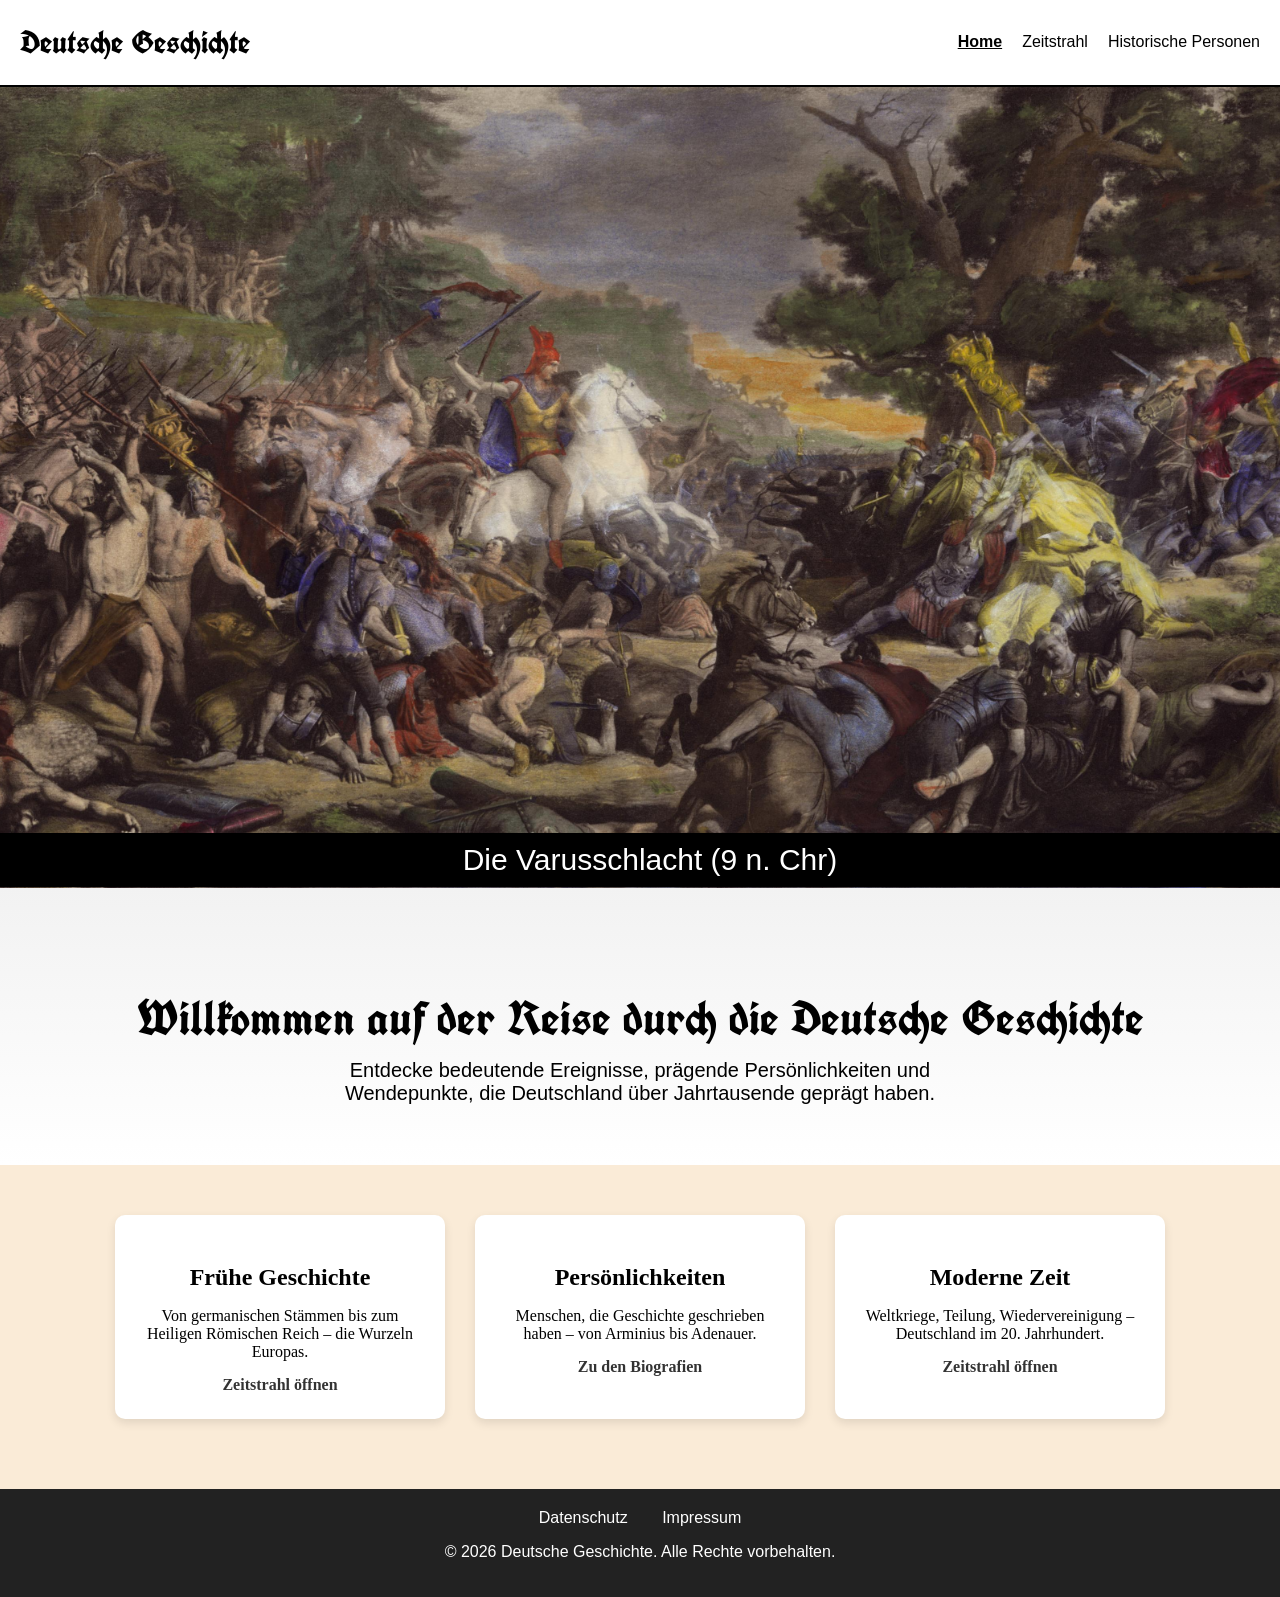
<file: index.html>
<!DOCTYPE html>

<head>
    <title>Deutsche Geschichte</title>
    <link rel="icon" href="bilder/logo.ico">

    <link rel="stylesheet" href="https://fonts.googleapis.com/css2?family=UnifrakturCook:wght@700&display=swap">
    <link rel="stylesheet" href="slideshow.css">
    <link rel="stylesheet" href="style.css">
</head>

<body>
    <div class="header">
        <h1>Deutsche Geschichte</h1>

        <menu>
            <li class="active"><a href="index.html">Home</a></li>
            <li><a href="timeline.html">Zeitstrahl</a></li>
            <li><a href="steckbrief1.html">Historische Personen</a></li>
        </menu>
    </div>

    <div class="slideshow-container">

        <div class="mySlides fade">
            <img src="bilder/varusschlacht.jpg">
            <div class="text">Die Varusschlacht (9 n. Chr)</div>
        </div>

        <div class="mySlides fade">
            <img src="bilder/bismarck.jpg">
            <div class="text">Otto von Bismarck (1815–1898)</div>
        </div>

        <div class="mySlides fade">
            <img src="bilder/mauerbau.jpg">
            <div class="text">Bau der Berliner Mauer (12./13. August 1961)</div>
        </div>
    </div>
    <section class="hero">
        <h2>Willkommen auf der Reise durch die Deutsche Geschichte</h2>
        <p>Entdecke bedeutende Ereignisse, prägende Persönlichkeiten und Wendepunkte,
            die Deutschland über Jahrtausende geprägt haben.</p>
    </section>

    <section class="info-section">
        <div class="info-card">
            <h3>Frühe Geschichte</h3>
            <p>Von germanischen Stämmen bis zum Heiligen Römischen Reich – die Wurzeln Europas.</p>
            <a href="timeline.html">Zeitstrahl öffnen</a>
        </div>

        <div class="info-card">
            <h3>Persönlichkeiten</h3>
            <p>Menschen, die Geschichte geschrieben haben – von Arminius bis Adenauer.</p>
            <a href="steckbrief1.html">Zu den Biografien</a>
        </div>

        <div class="info-card">
            <h3>Moderne Zeit</h3>
            <p>Weltkriege, Teilung, Wiedervereinigung – Deutschland im 20. Jahrhundert.</p>
            <a href="timeline.html#moderne">Zeitstrahl öffnen</a>
        </div>
    </section>

    <footer class="site-footer">
        <div class="footer-links">
            <a href="#datenschutz.html">Datenschutz</a> 
            <a href="#impressum.html">Impressum</a>
        </div>

        <p class="copyright">
            © 2026 Deutsche Geschichte. Alle Rechte vorbehalten.
        </p>
    </footer>

    <script src="slideshow.js"></script>
</body>

</html>
</file>
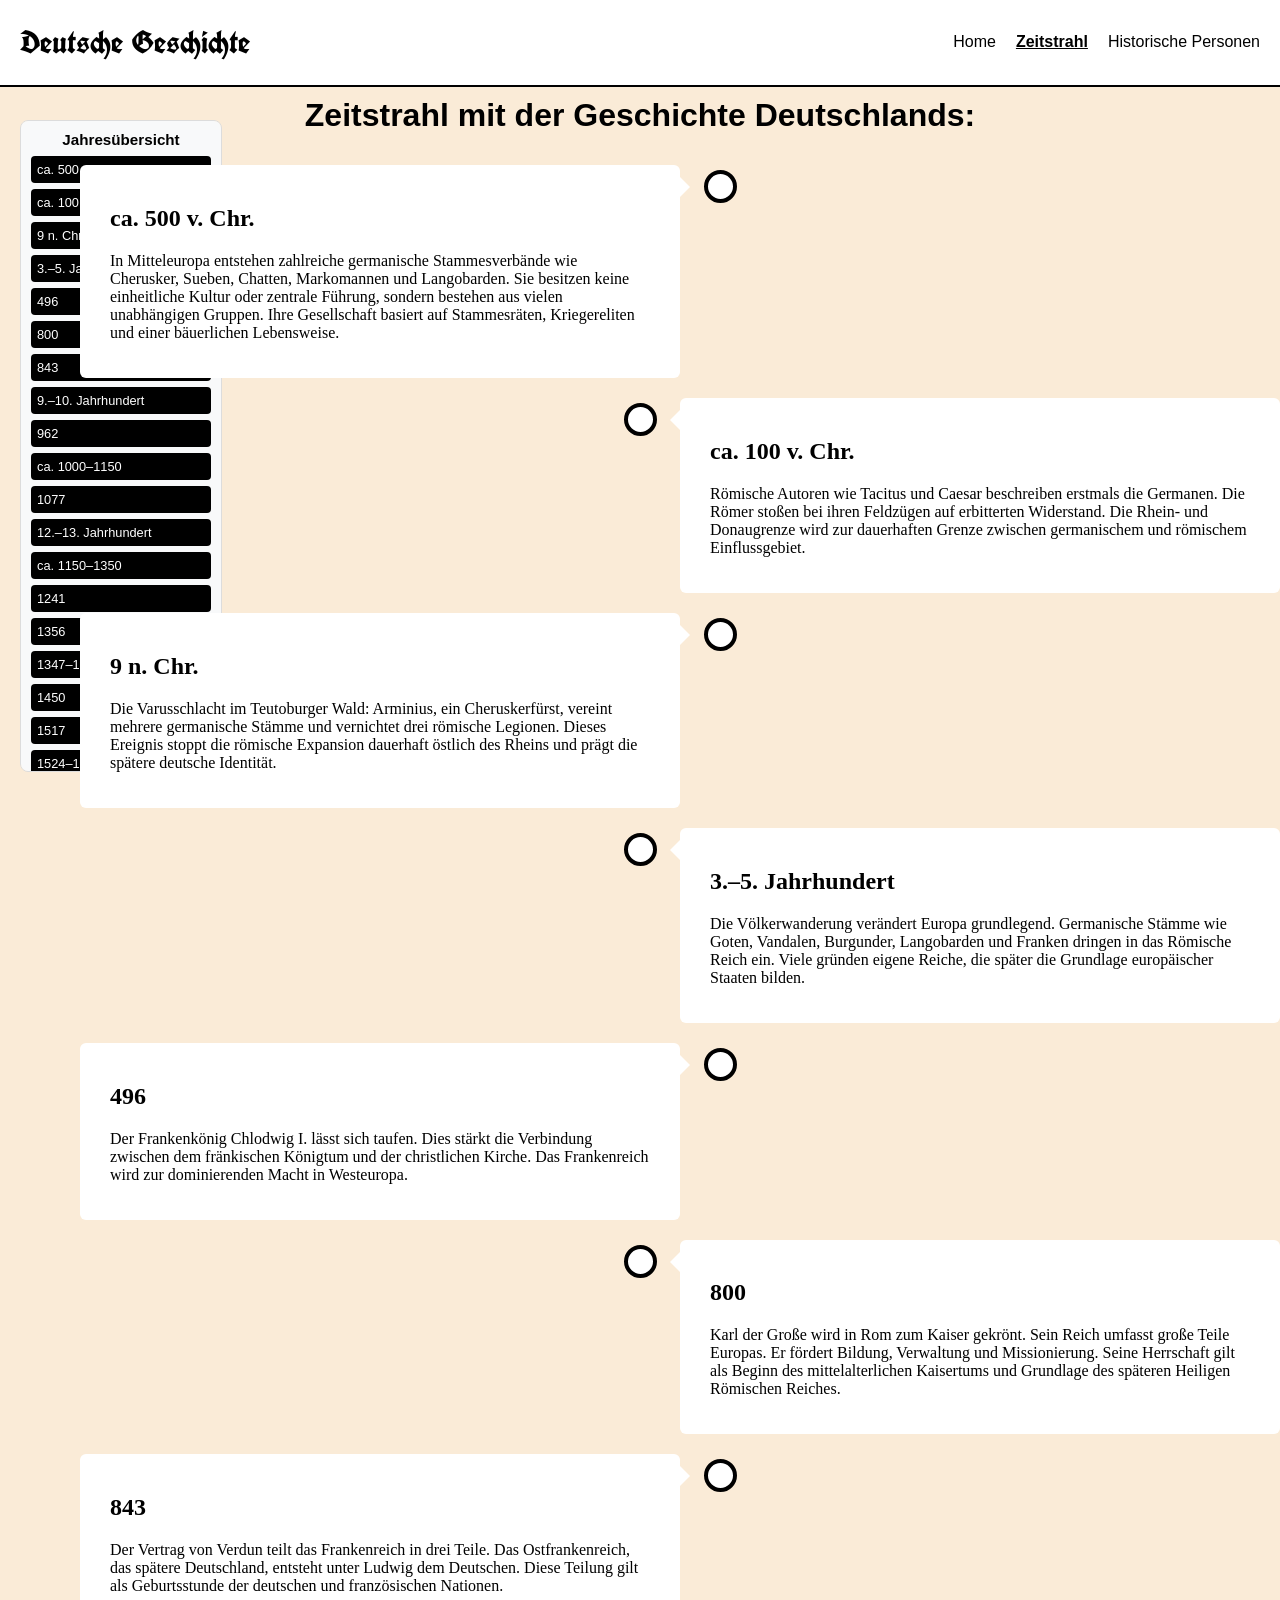
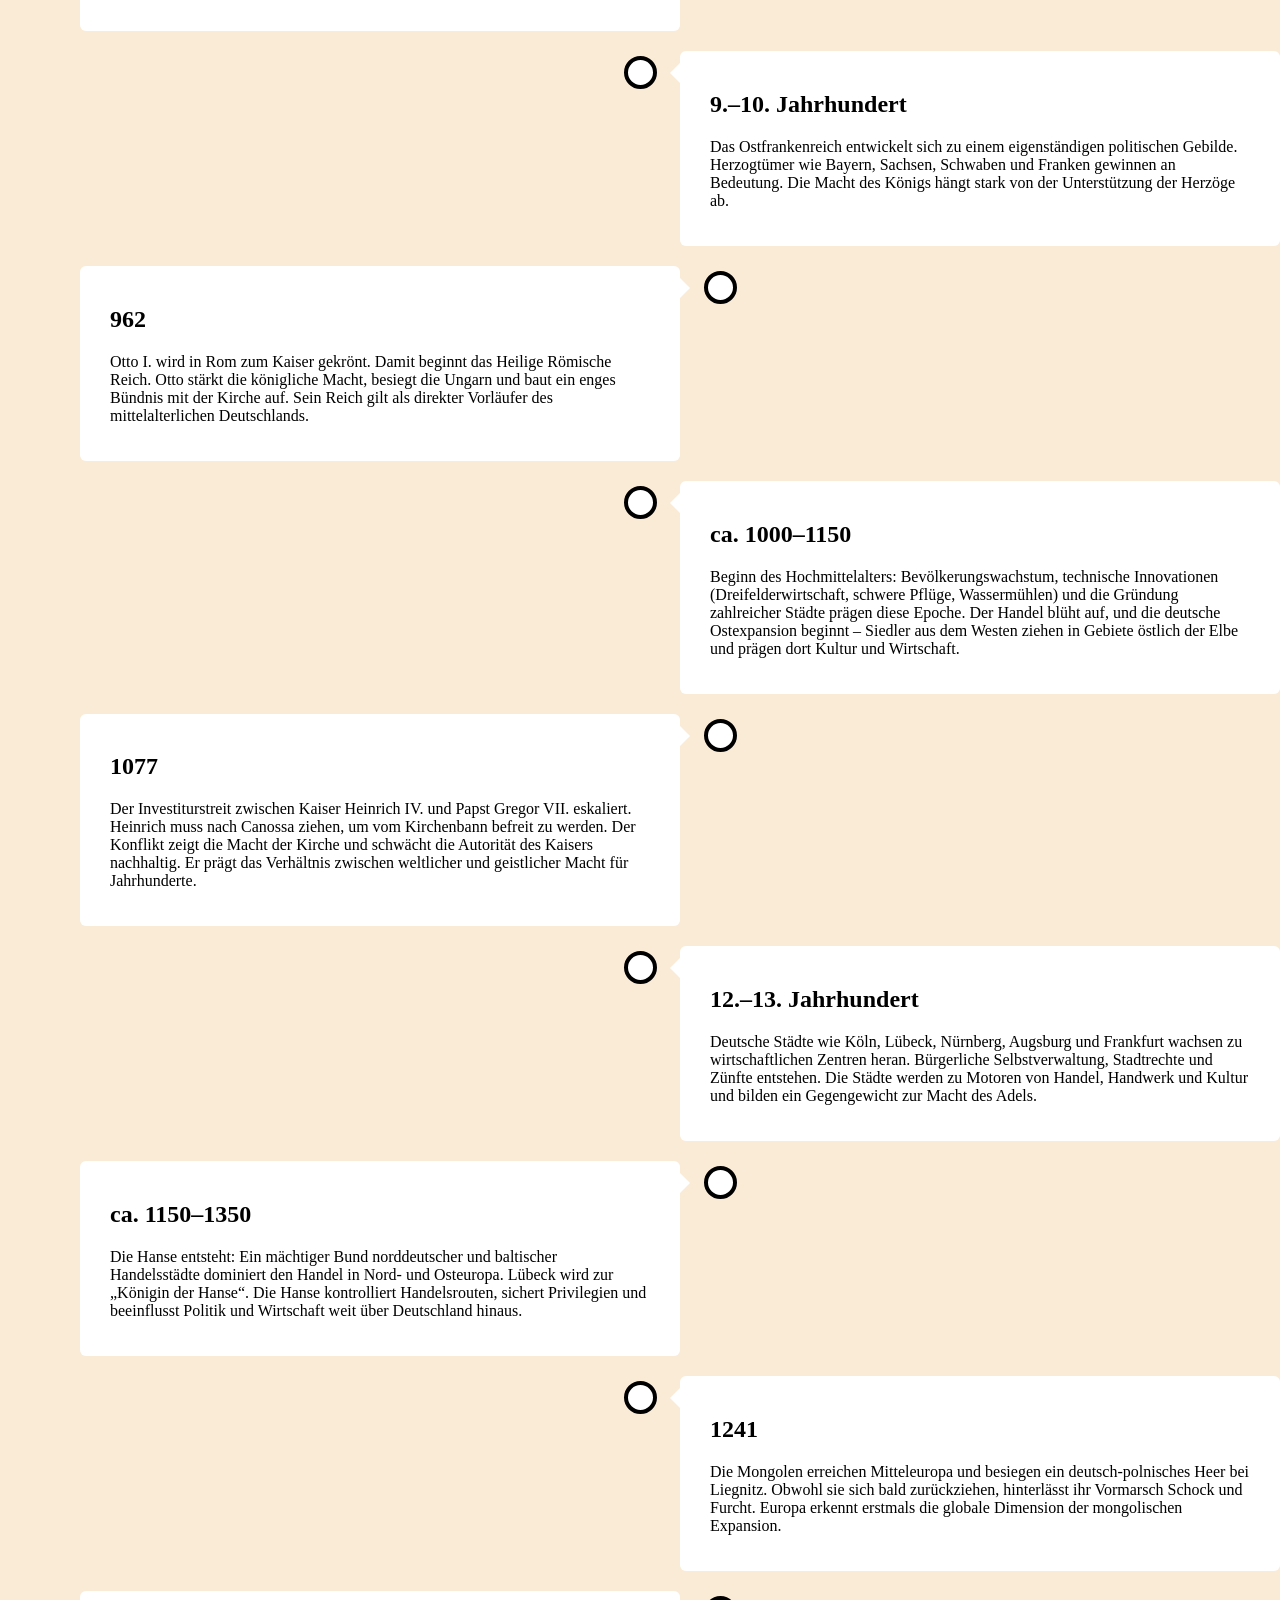
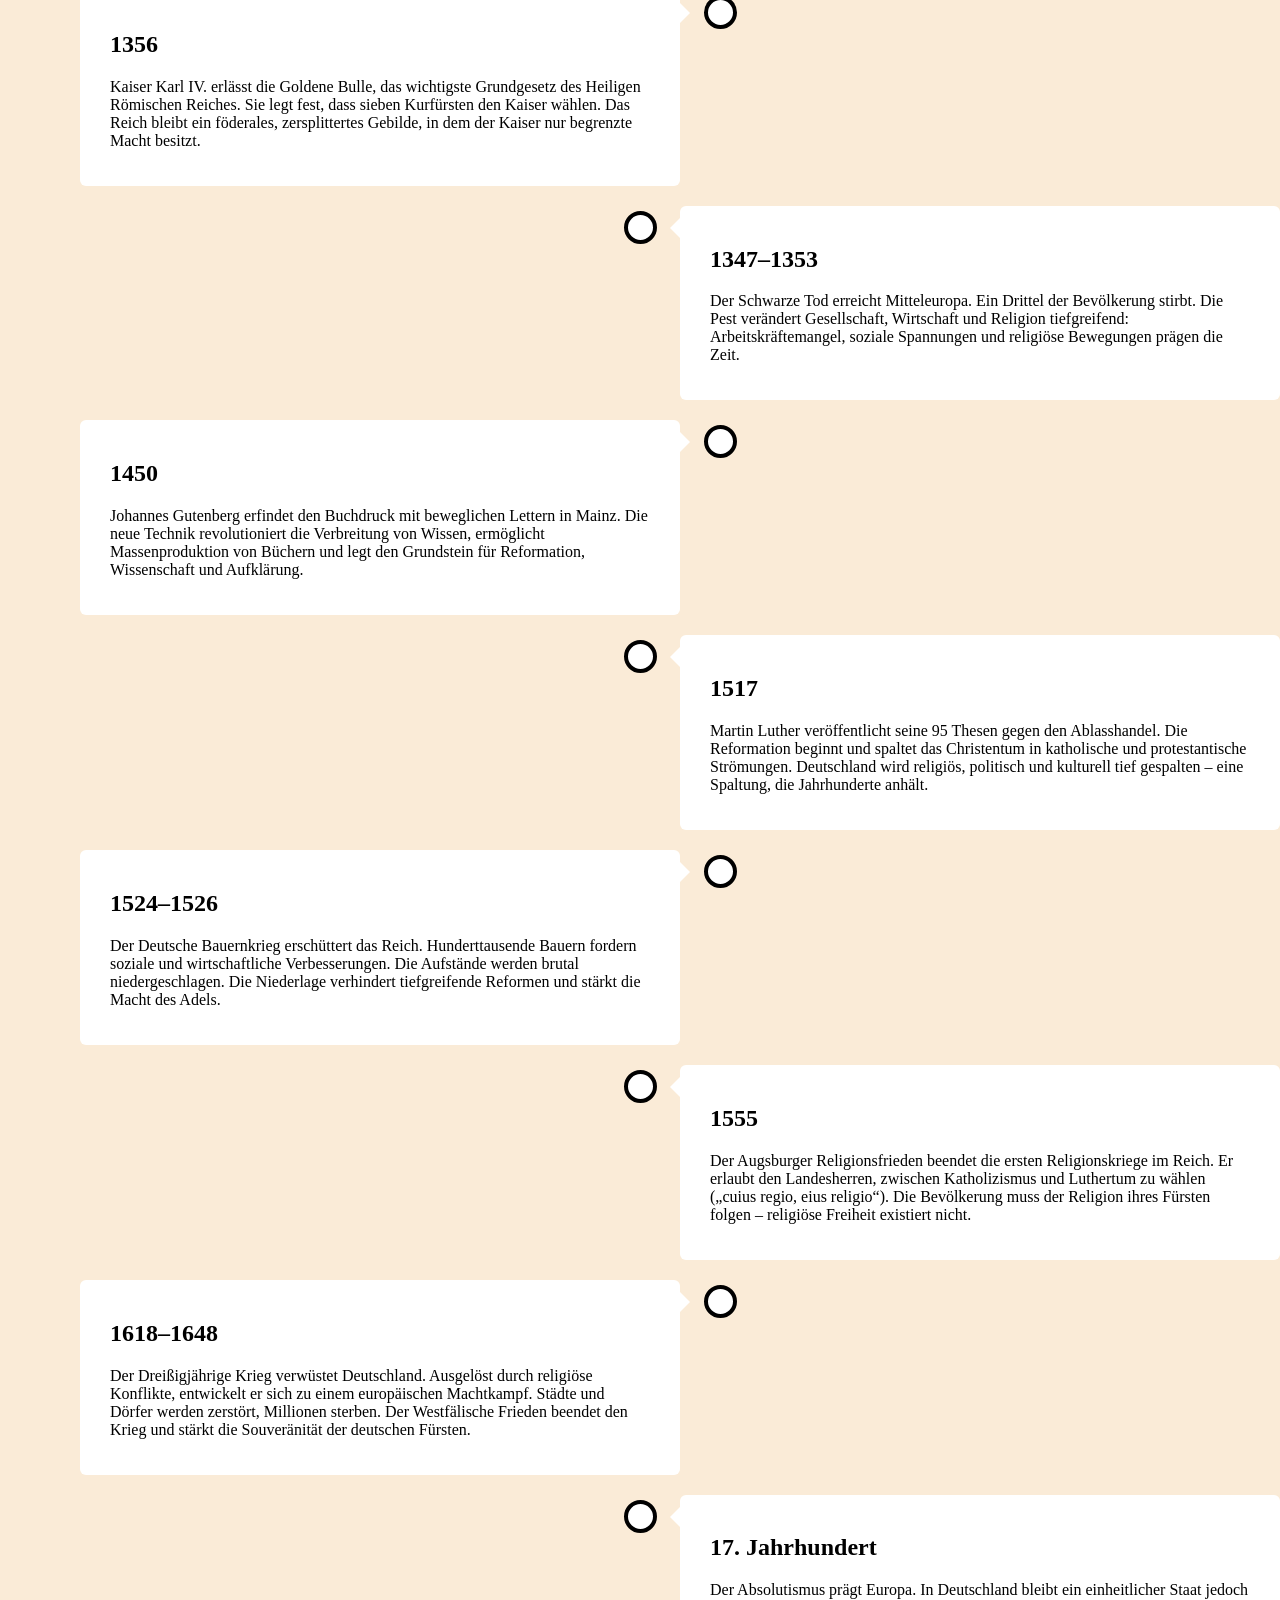
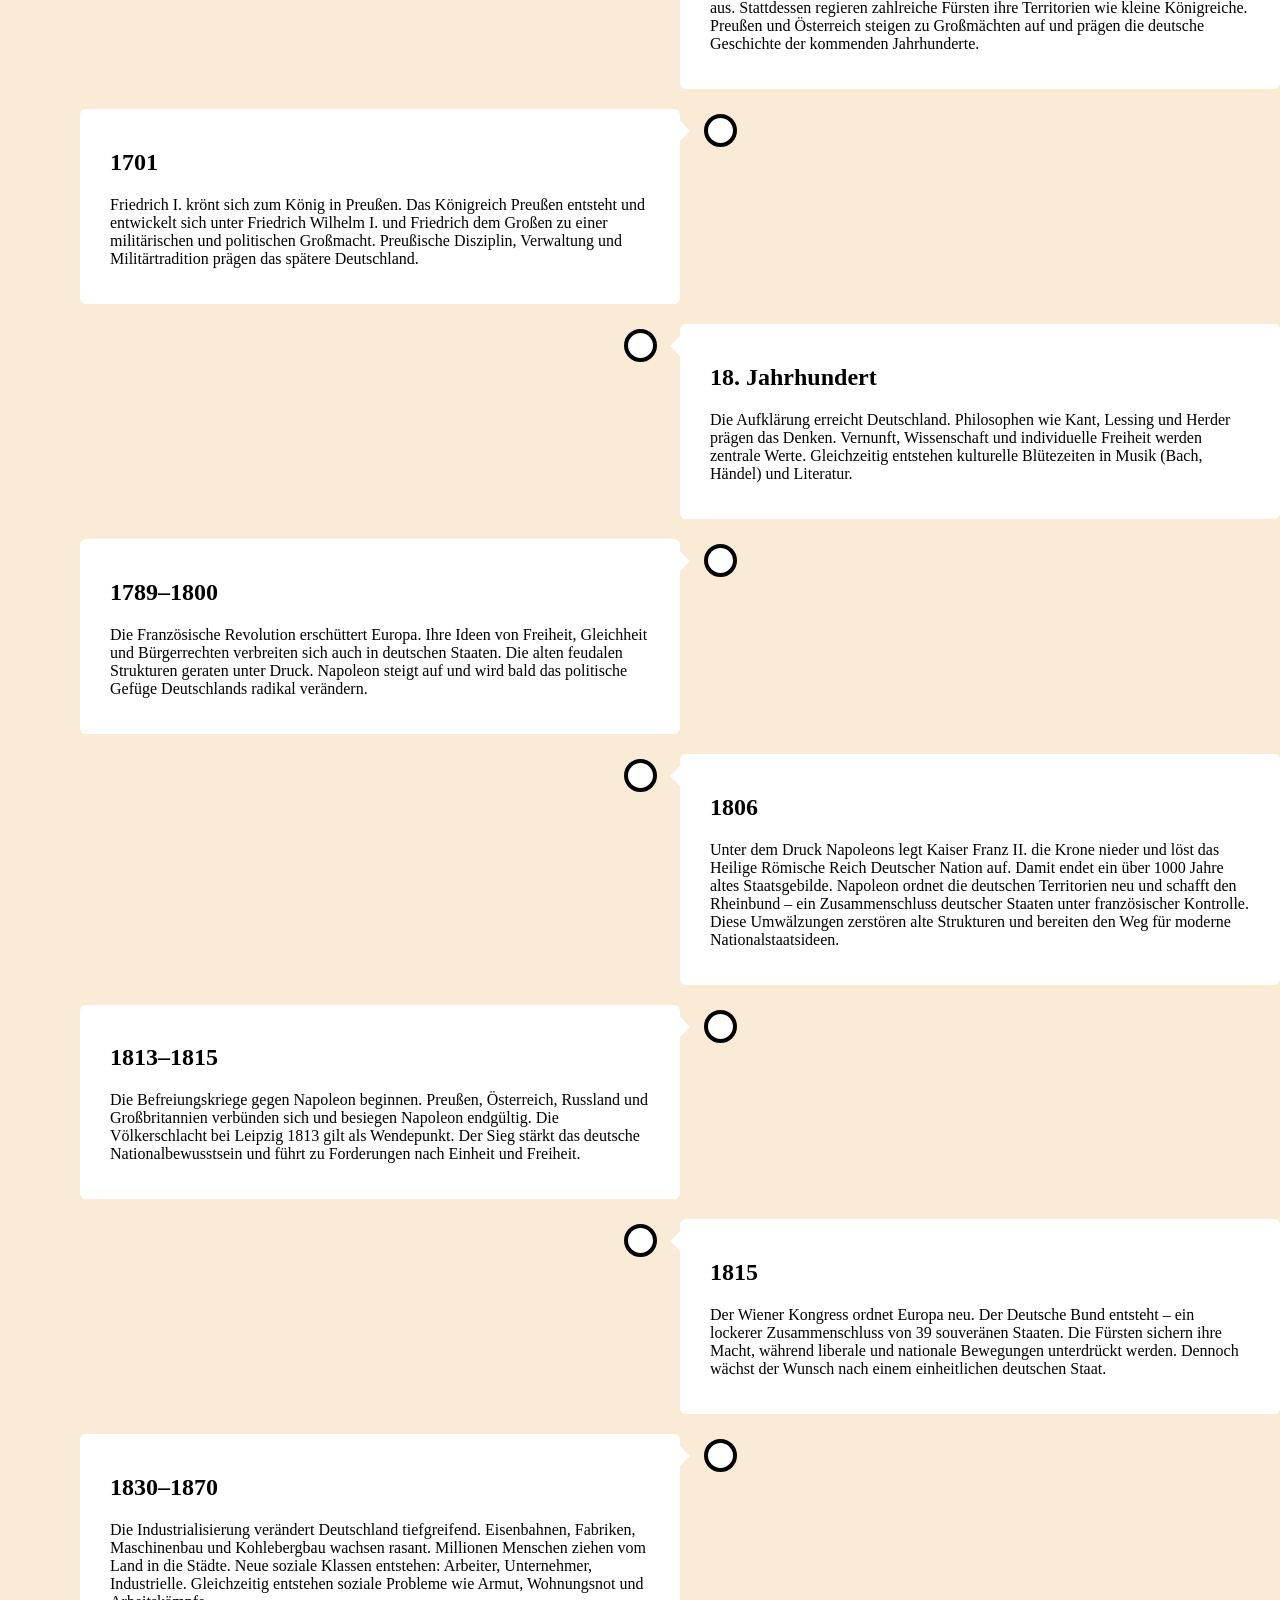
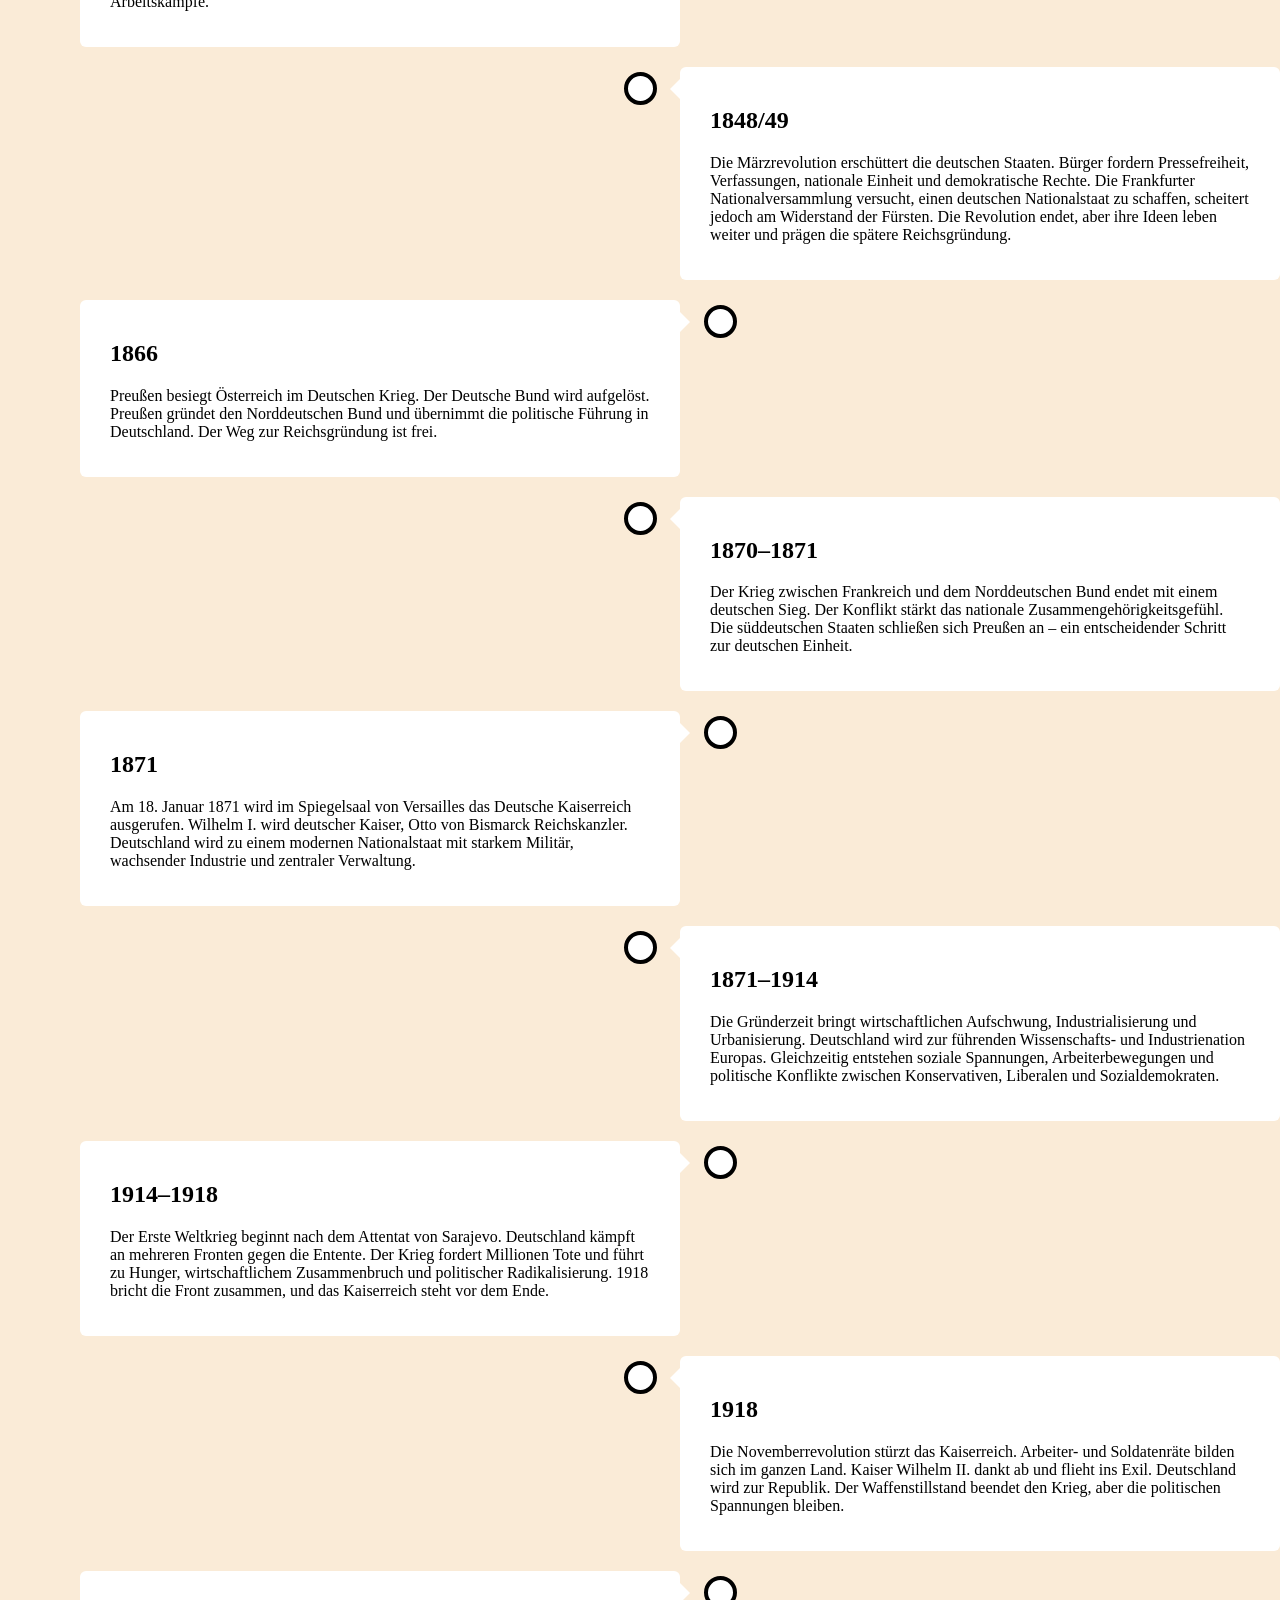
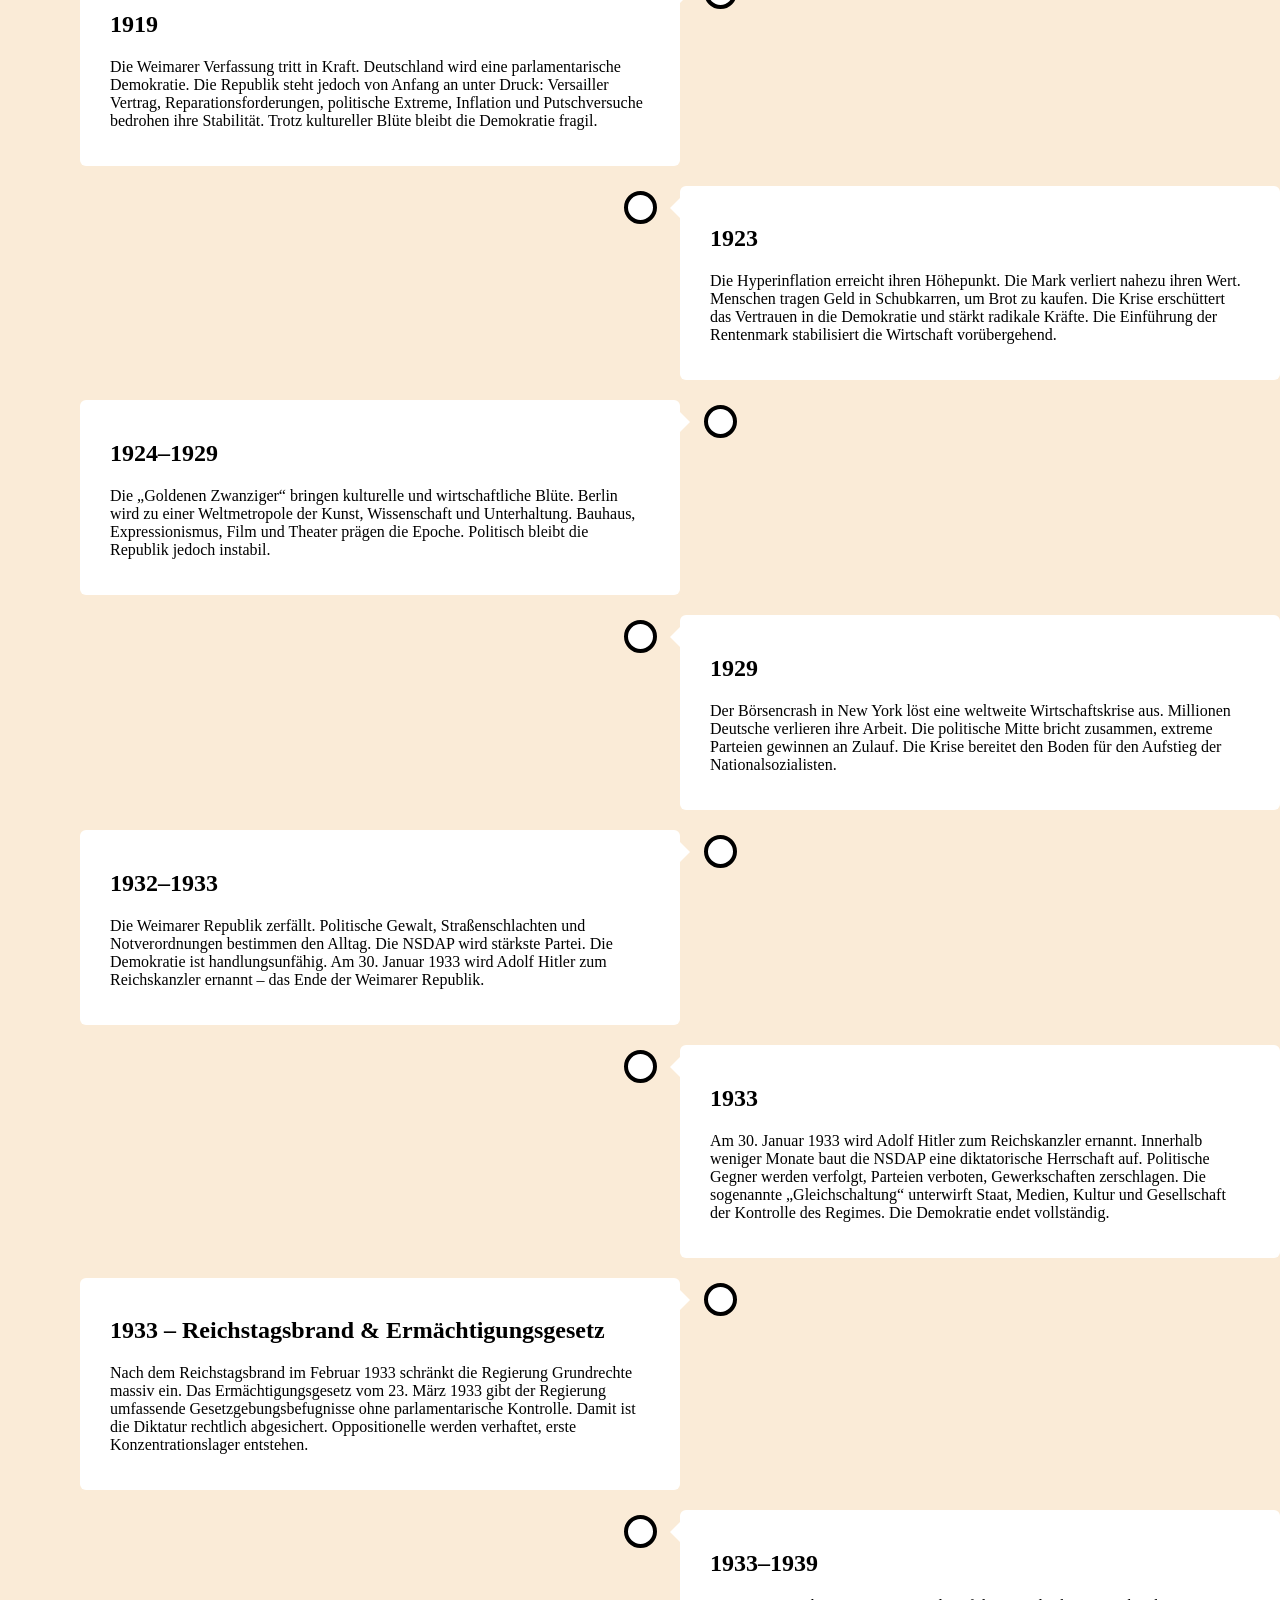
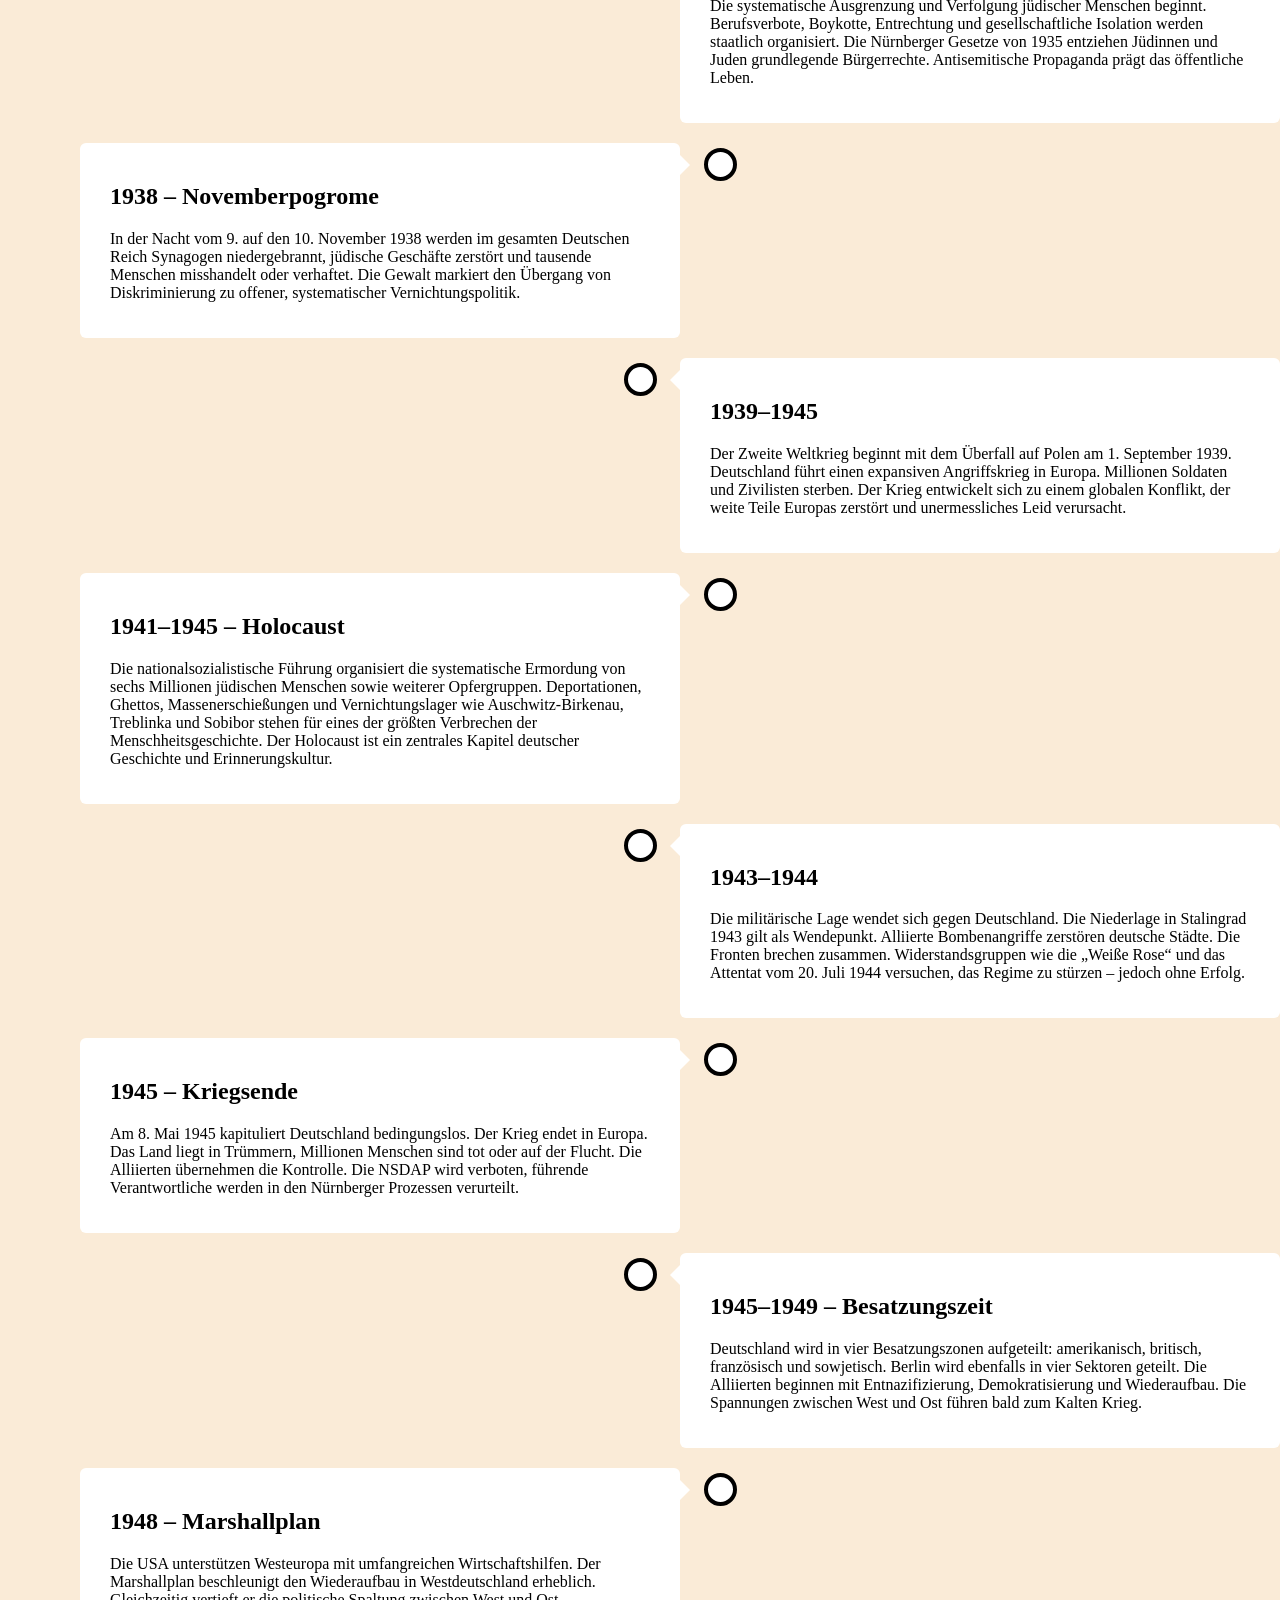
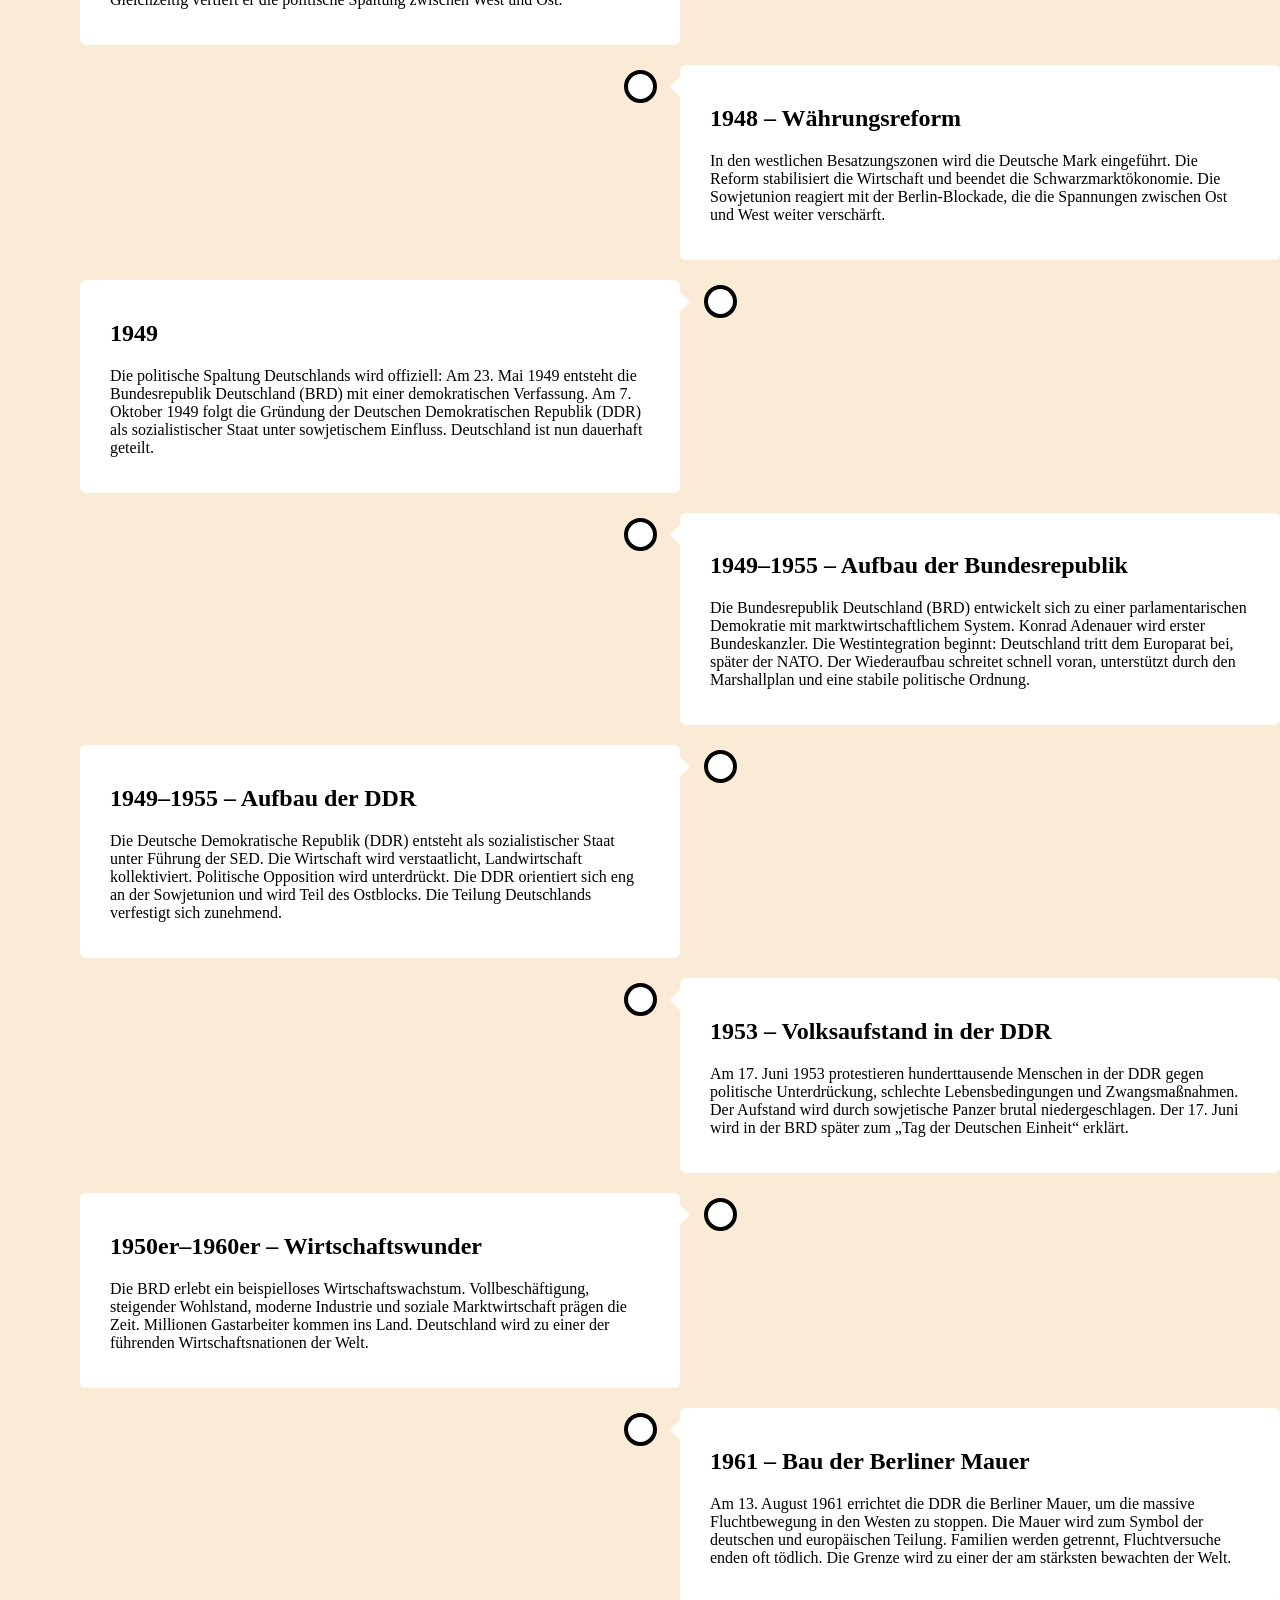
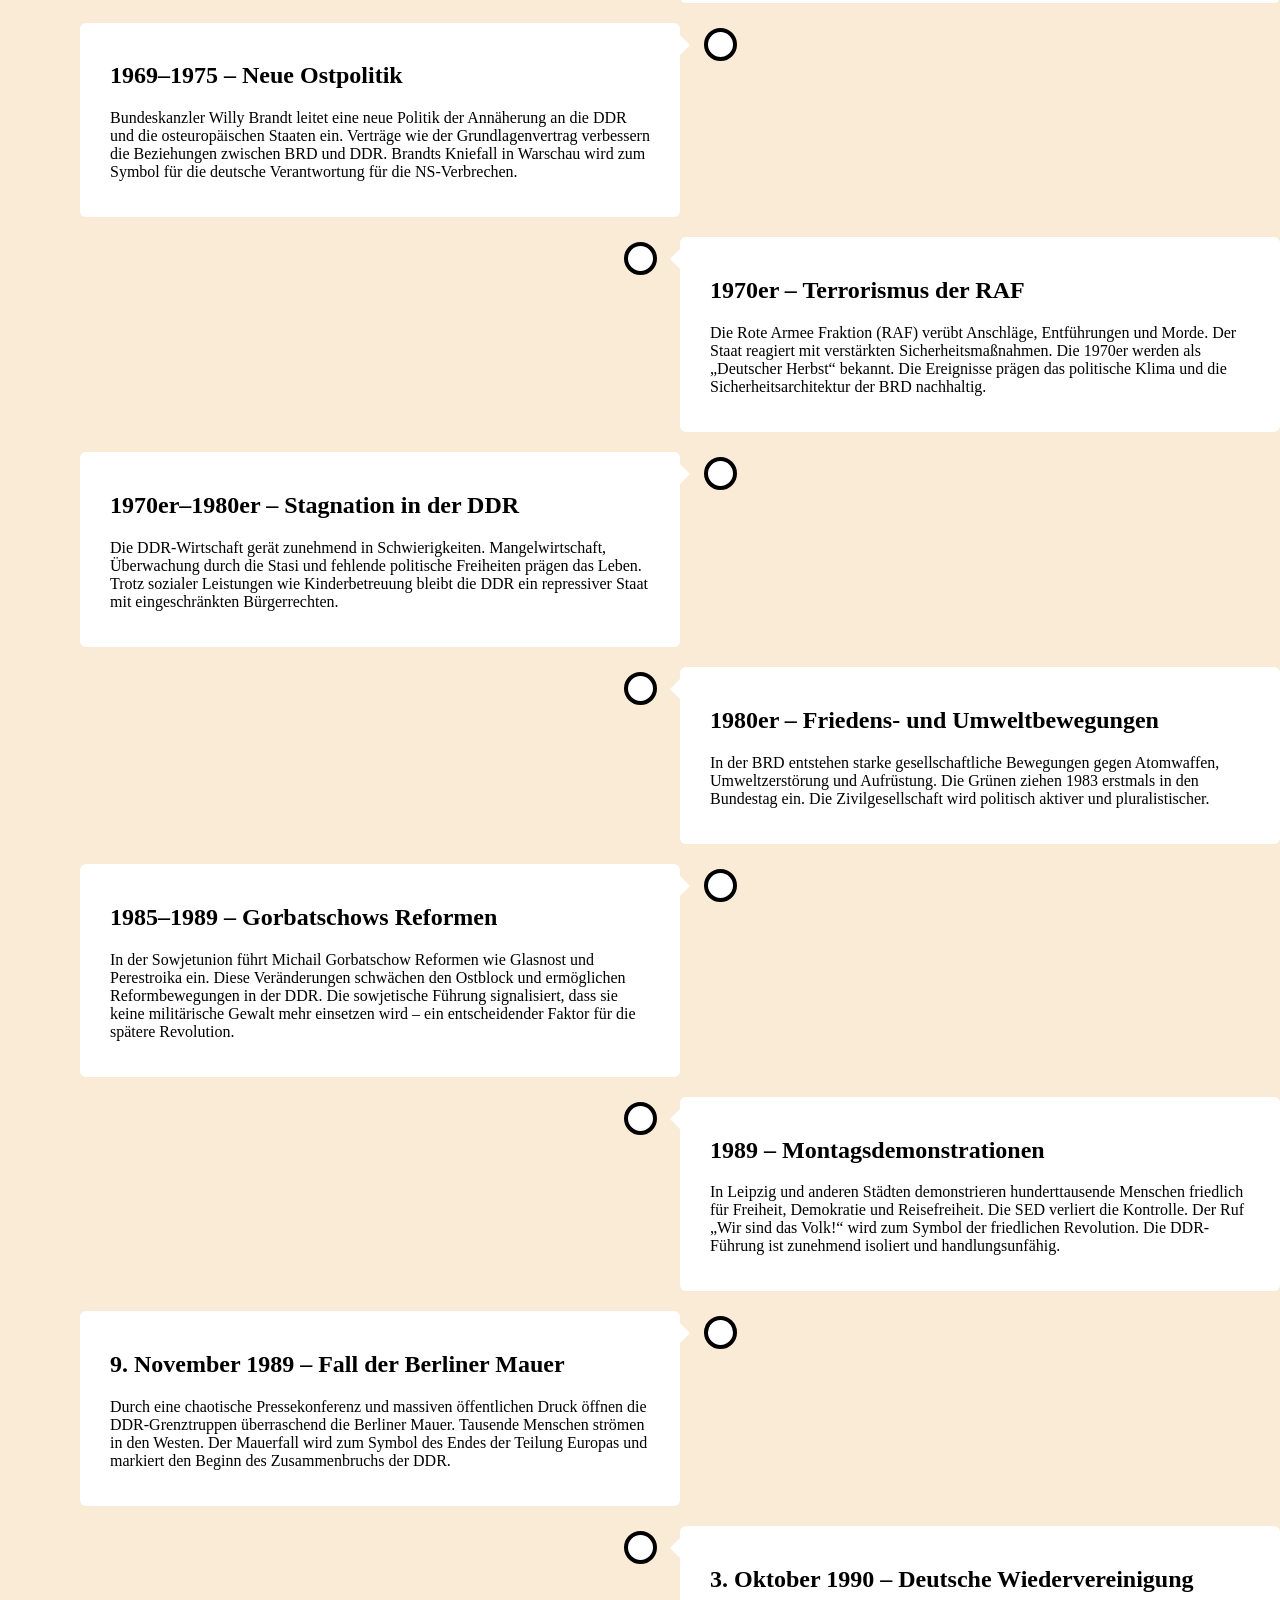
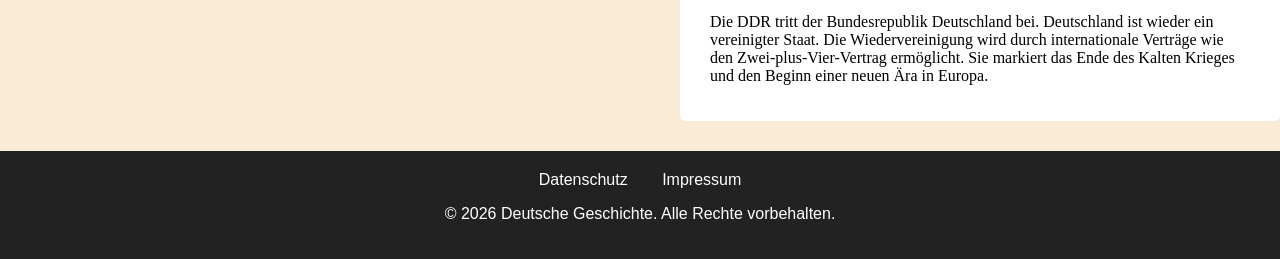
<file: timeline.html>
<!DOCTYPE html>

<head>
    <title>Zeitstrahl - Deutsche Geschichte</title>
    <link rel="icon" href="bilder/logo.ico">


    <link rel="stylesheet" href="https://fonts.googleapis.com/css2?family=UnifrakturCook:wght@700&display=swap">
    <link rel="stylesheet" href="style.css">
    <link rel="stylesheet" href="timeline.css">
</head>

<body>
    <div class="header">
        <h1>Deutsche Geschichte</h1>

        <menu>
            <li><a href="index.html">Home</a></li>
            <li class="active"><a href="timeline.html">Zeitstrahl</a></li>
            <li><a href="steckbrief1.html">Historische Personen</a></li>
        </menu>
    </div>
    <div class="timeline-h1" id="c0">
        <h1>Zeitstrahl mit der Geschichte Deutschlands:</h1>
    </div>

    <div class="bookmark">
        <h2>Jahresübersicht</h2>

        <a href="#c0" class="bookmark-link">ca. 500 v. Chr.</a>
        <a href="#c1" class="bookmark-link">ca. 100 v. Chr.</a>
        <a href="#c2" class="bookmark-link">9 n. Chr.</a>
        <a href="#c3" class="bookmark-link">3.–5. Jahrhundert</a>
        <a href="#c4" class="bookmark-link">496</a>
        <a href="#c5" class="bookmark-link">800</a>
        <a href="#c6" class="bookmark-link">843</a>
        <a href="#c7" class="bookmark-link">9.–10. Jahrhundert</a>
        <a href="#c8" class="bookmark-link">962</a>
        <a href="#c9" class="bookmark-link">ca. 1000–1150</a>
        <a href="#c10" class="bookmark-link">1077</a>
        <a href="#c11" class="bookmark-link">12.–13. Jahrhundert</a>
        <a href="#c12" class="bookmark-link">ca. 1150–1350</a>
        <a href="#c13" class="bookmark-link">1241</a>
        <a href="#c14" class="bookmark-link">1356</a>
        <a href="#c15" class="bookmark-link">1347–1353</a>
        <a href="#c16" class="bookmark-link">1450</a>
        <a href="#c17" class="bookmark-link">1517</a>
        <a href="#c18" class="bookmark-link">1524–1526</a>
        <a href="#c19" class="bookmark-link">1555</a>
        <a href="#c20" class="bookmark-link">1618–1648</a>
        <a href="#c21" class="bookmark-link">17. Jahrhundert</a>
        <a href="#c22" class="bookmark-link">1701</a>
        <a href="#c23" class="bookmark-link">18. Jahrhundert</a>
        <a href="#c24" class="bookmark-link">1789–1800</a>
        <a href="#c25" class="bookmark-link">1806</a>
        <a href="#c26" class="bookmark-link">1813–1815</a>
        <a href="#c27" class="bookmark-link">1815</a>
        <a href="#c28" class="bookmark-link">1830–1870</a>
        <a href="#c29" class="bookmark-link">1848/49</a>
        <a href="#c30" class="bookmark-link">1866</a>
        <a href="#c31" class="bookmark-link">1870–1871</a>
        <a href="#c32" class="bookmark-link">1871</a>
        <a href="#c33" class="bookmark-link">1871–1914</a>
        <a href="#c34" class="bookmark-link">1914–1918</a>
        <a href="#c35" class="bookmark-link">1918</a>
        <a href="#c36" class="bookmark-link">1919</a>
        <a href="#c37" class="bookmark-link">1923</a>
        <a href="#c38" class="bookmark-link">1924–1929</a>
        <a href="#c39" class="bookmark-link">1929</a>
        <a href="#c40" class="bookmark-link">1932–1933</a>
        <a href="#c41" class="bookmark-link">1933</a>
        <a href="#c42" class="bookmark-link">1933 – Reichstagsbrand & Ermächtigungsgesetz</a>
        <a href="#c43" class="bookmark-link">1933–1939</a>
        <a href="#c44" class="bookmark-link">1938 – Novemberpogrome</a>
        <a href="#c45" class="bookmark-link">1939–1945</a>
        <a href="#c46" class="bookmark-link">1941–1945 – Holocaust</a>
    </div>

    <div class="timeline">

        <div class="container left">
            <div class="content">
                <h2>ca. 500 v. Chr.</h2>
                <p>
                    In Mitteleuropa entstehen zahlreiche germanische Stammesverbände wie Cherusker, Sueben, Chatten,
                    Markomannen und Langobarden. Sie besitzen keine einheitliche Kultur oder zentrale Führung, sondern
                    bestehen aus vielen unabhängigen Gruppen. Ihre Gesellschaft basiert auf Stammesräten, Kriegereliten
                    und einer bäuerlichen Lebensweise.
                </p>
            </div>
        </div>

        <!-- Römerkontakt -->
        <div class="container right">
            <div class="content" id="c1">
                <h2>ca. 100 v. Chr.</h2>
                <p>
                    Römische Autoren wie Tacitus und Caesar beschreiben erstmals die Germanen. Die Römer stoßen bei
                    ihren
                    Feldzügen auf erbitterten Widerstand. Die Rhein- und Donaugrenze wird zur dauerhaften Grenze
                    zwischen
                    germanischem und römischem Einflussgebiet.
                </p>
            </div>
        </div>

        <!-- Varusschlacht -->
        <div class="container left">
            <div class="content" id="c2">
                <h2>9 n. Chr.</h2>
                <p>
                    Die Varusschlacht im Teutoburger Wald: Arminius, ein Cheruskerfürst, vereint mehrere germanische
                    Stämme
                    und vernichtet drei römische Legionen. Dieses Ereignis stoppt die römische Expansion dauerhaft
                    östlich
                    des Rheins und prägt die spätere deutsche Identität.
                </p>
            </div>
        </div>

        <!-- Völkerwanderung -->
        <div class="container right">
            <div class="content" id="c3">
                <h2>3.–5. Jahrhundert</h2>
                <p>
                    Die Völkerwanderung verändert Europa grundlegend. Germanische Stämme wie Goten, Vandalen, Burgunder,
                    Langobarden und Franken dringen in das Römische Reich ein. Viele gründen eigene Reiche, die später
                    die
                    Grundlage europäischer Staaten bilden.
                </p>
            </div>
        </div>

        <!-- Frankenreich -->
        <div class="container left">
            <div class="content" id="c4">
                <h2>496</h2>
                <p>
                    Der Frankenkönig Chlodwig I. lässt sich taufen. Dies stärkt die Verbindung zwischen dem fränkischen
                    Königtum und der christlichen Kirche. Das Frankenreich wird zur dominierenden Macht in Westeuropa.
                </p>
            </div>
        </div>

        <!-- Karl der Große -->
        <div class="container right">
            <div class="content" id="c5">
                <h2>800</h2>
                <p>
                    Karl der Große wird in Rom zum Kaiser gekrönt. Sein Reich umfasst große Teile Europas. Er fördert
                    Bildung,
                    Verwaltung und Missionierung. Seine Herrschaft gilt als Beginn des mittelalterlichen Kaisertums und
                    Grundlage des späteren Heiligen Römischen Reiches.
                </p>
            </div>
        </div>

        <!-- Vertrag von Verdun -->
        <div class="container left">
            <div class="content" id="c6">
                <h2>843</h2>
                <p>
                    Der Vertrag von Verdun teilt das Frankenreich in drei Teile. Das Ostfrankenreich, das spätere
                    Deutschland,
                    entsteht unter Ludwig dem Deutschen. Diese Teilung gilt als Geburtsstunde der deutschen und
                    französischen
                    Nationen.
                </p>
            </div>
        </div>

        <!-- Entstehung des Ostfrankenreichs -->
        <div class="container right">
            <div class="content" id="c7">
                <h2>9.–10. Jahrhundert</h2>
                <p>
                    Das Ostfrankenreich entwickelt sich zu einem eigenständigen politischen Gebilde. Herzogtümer wie
                    Bayern,
                    Sachsen, Schwaben und Franken gewinnen an Bedeutung. Die Macht des Königs hängt stark von der
                    Unterstützung der Herzöge ab.
                </p>
            </div>
        </div>

        <!-- Otto I. -->
        <div class="container left">
            <div class="content" id="c8">
                <h2>962</h2>
                <p>
                    Otto I. wird in Rom zum Kaiser gekrönt. Damit beginnt das Heilige Römische Reich. Otto stärkt die
                    königliche Macht, besiegt die Ungarn und baut ein enges Bündnis mit der Kirche auf. Sein Reich gilt
                    als
                    direkter Vorläufer des mittelalterlichen Deutschlands.
                </p>
            </div>
        </div>

        <!-- Hochmittelalter beginnt -->
        <div class="container right">
            <div class="content" id="c9">
                <h2>ca. 1000–1150</h2>
                <p>
                    Beginn des Hochmittelalters: Bevölkerungswachstum, technische Innovationen
                    (Dreifelderwirtschaft,
                    schwere Pflüge, Wassermühlen) und die Gründung zahlreicher Städte prägen diese Epoche. Der
                    Handel
                    blüht auf, und die deutsche Ostexpansion beginnt – Siedler aus dem Westen ziehen in Gebiete
                    östlich
                    der Elbe und prägen dort Kultur und Wirtschaft.
                </p>
            </div>
        </div>

        <!-- Investiturstreit -->
        <div class="container left">
            <div class="content" id="c10">
                <h2>1077</h2>
                <p>
                    Der Investiturstreit zwischen Kaiser Heinrich IV. und Papst Gregor VII. eskaliert. Heinrich muss
                    nach Canossa ziehen, um vom Kirchenbann befreit zu werden. Der Konflikt zeigt die Macht der
                    Kirche
                    und schwächt die Autorität des Kaisers nachhaltig. Er prägt das Verhältnis zwischen weltlicher
                    und
                    geistlicher Macht für Jahrhunderte.
                </p>
            </div>
        </div>

        <!-- Blütezeit der Städte -->
        <div class="container right">
            <div class="content" id="c11">
                <h2>12.–13. Jahrhundert</h2>
                <p>
                    Deutsche Städte wie Köln, Lübeck, Nürnberg, Augsburg und Frankfurt wachsen zu wirtschaftlichen
                    Zentren heran. Bürgerliche Selbstverwaltung, Stadtrechte und Zünfte entstehen. Die Städte werden
                    zu Motoren von Handel, Handwerk und Kultur und bilden ein Gegengewicht zur Macht des Adels.
                </p>
            </div>
        </div>

        <!-- Hanse -->
        <div class="container left">
            <div class="content">
                <h2>ca. 1150–1350</h2>
                <p>
                    Die Hanse entsteht: Ein mächtiger Bund norddeutscher und baltischer Handelsstädte dominiert den
                    Handel in Nord- und Osteuropa. Lübeck wird zur „Königin der Hanse“. Die Hanse kontrolliert
                    Handelsrouten, sichert Privilegien und beeinflusst Politik und Wirtschaft weit über Deutschland
                    hinaus.
                </p>
            </div>
        </div>

        <!-- Mongolensturm -->
        <div class="container right">
            <div class="content">
                <h2>1241</h2>
                <p>
                    Die Mongolen erreichen Mitteleuropa und besiegen ein deutsch-polnisches Heer bei Liegnitz.
                    Obwohl
                    sie sich bald zurückziehen, hinterlässt ihr Vormarsch Schock und Furcht. Europa erkennt erstmals
                    die globale Dimension der mongolischen Expansion.
                </p>
            </div>
        </div>

        <!-- Goldene Bulle -->
        <div class="container left">
            <div class="content">
                <h2>1356</h2>
                <p>
                    Kaiser Karl IV. erlässt die Goldene Bulle, das wichtigste Grundgesetz des Heiligen Römischen
                    Reiches.
                    Sie legt fest, dass sieben Kurfürsten den Kaiser wählen. Das Reich bleibt ein föderales,
                    zersplittertes
                    Gebilde, in dem der Kaiser nur begrenzte Macht besitzt.
                </p>
            </div>
        </div>

        <!-- Pest -->
        <div class="container right">
            <div class="content">
                <h2>1347–1353</h2>
                <p>
                    Der Schwarze Tod erreicht Mitteleuropa. Ein Drittel der Bevölkerung stirbt. Die Pest verändert
                    Gesellschaft, Wirtschaft und Religion tiefgreifend: Arbeitskräftemangel, soziale Spannungen und
                    religiöse Bewegungen prägen die Zeit.
                </p>
            </div>
        </div>

        <!-- Gutenberg -->
        <div class="container left">
            <div class="content">
                <h2>1450</h2>
                <p>
                    Johannes Gutenberg erfindet den Buchdruck mit beweglichen Lettern in Mainz. Die neue Technik
                    revolutioniert die Verbreitung von Wissen, ermöglicht Massenproduktion von Büchern und legt den
                    Grundstein für Reformation, Wissenschaft und Aufklärung.
                </p>
            </div>
        </div>

        <!-- Reformation -->
        <div class="container right">
            <div class="content">
                <h2>1517</h2>
                <p>
                    Martin Luther veröffentlicht seine 95 Thesen gegen den Ablasshandel. Die Reformation beginnt und
                    spaltet das Christentum in katholische und protestantische Strömungen. Deutschland wird
                    religiös,
                    politisch und kulturell tief gespalten – eine Spaltung, die Jahrhunderte anhält.
                </p>
            </div>
        </div>

        <!-- Bauernkrieg -->
        <div class="container left">
            <div class="content">
                <h2>1524–1526</h2>
                <p>
                    Der Deutsche Bauernkrieg erschüttert das Reich. Hunderttausende Bauern fordern soziale und
                    wirtschaftliche Verbesserungen. Die Aufstände werden brutal niedergeschlagen. Die Niederlage
                    verhindert tiefgreifende Reformen und stärkt die Macht des Adels.
                </p>
            </div>
        </div>

        <!-- Augsburger Religionsfrieden -->
        <div class="container right">
            <div class="content">
                <h2>1555</h2>
                <p>
                    Der Augsburger Religionsfrieden beendet die ersten Religionskriege im Reich. Er erlaubt den
                    Landesherren, zwischen Katholizismus und Luthertum zu wählen („cuius regio, eius religio“).
                    Die Bevölkerung muss der Religion ihres Fürsten folgen – religiöse Freiheit existiert nicht.
                </p>
            </div>
        </div>

        <!-- Dreißigjähriger Krieg -->
        <div class="container left">
            <div class="content">
                <h2>1618–1648</h2>
                <p>
                    Der Dreißigjährige Krieg verwüstet Deutschland. Ausgelöst durch religiöse Konflikte, entwickelt
                    er
                    sich zu einem europäischen Machtkampf. Städte und Dörfer werden zerstört, Millionen sterben.
                    Der Westfälische Frieden beendet den Krieg und stärkt die Souveränität der deutschen Fürsten.
                </p>
            </div>
        </div>

        <!-- Absolutismus -->
        <div class="container right">
            <div class="content">
                <h2>17. Jahrhundert</h2>
                <p>
                    Der Absolutismus prägt Europa. In Deutschland bleibt ein einheitlicher Staat jedoch aus.
                    Stattdessen
                    regieren zahlreiche Fürsten ihre Territorien wie kleine Königreiche. Preußen und Österreich
                    steigen
                    zu Großmächten auf und prägen die deutsche Geschichte der kommenden Jahrhunderte.
                </p>
            </div>
        </div>

        <!-- Preußen -->
        <div class="container left">
            <div class="content">
                <h2>1701</h2>
                <p>
                    Friedrich I. krönt sich zum König in Preußen. Das Königreich Preußen entsteht und entwickelt
                    sich
                    unter Friedrich Wilhelm I. und Friedrich dem Großen zu einer militärischen und politischen
                    Großmacht. Preußische Disziplin, Verwaltung und Militärtradition prägen das spätere Deutschland.
                </p>
            </div>
        </div>

        <!-- Aufklärung -->
        <div class="container right">
            <div class="content">
                <h2>18. Jahrhundert</h2>
                <p>
                    Die Aufklärung erreicht Deutschland. Philosophen wie Kant, Lessing und Herder prägen das Denken.
                    Vernunft, Wissenschaft und individuelle Freiheit werden zentrale Werte. Gleichzeitig entstehen
                    kulturelle Blütezeiten in Musik (Bach, Händel) und Literatur.
                </p>
            </div>
        </div>

        <!-- Ende des Alten Reiches naht -->
        <div class="container left">
            <div class="content">
                <h2>1789–1800</h2>
                <p>
                    Die Französische Revolution erschüttert Europa. Ihre Ideen von Freiheit, Gleichheit und
                    Bürgerrechten verbreiten sich auch in deutschen Staaten. Die alten feudalen Strukturen geraten
                    unter Druck. Napoleon steigt auf und wird bald das politische Gefüge Deutschlands radikal
                    verändern.
                </p>
            </div>
        </div>


        <div class="container right">
            <div class="content">
                <h2>1806</h2>
                <p>
                    Unter dem Druck Napoleons legt Kaiser Franz II. die Krone nieder und löst das Heilige Römische Reich
                    Deutscher Nation auf. Damit endet ein über 1000 Jahre altes Staatsgebilde. Napoleon ordnet die
                    deutschen Territorien neu und schafft den Rheinbund – ein Zusammenschluss deutscher Staaten unter
                    französischer Kontrolle. Diese Umwälzungen zerstören alte Strukturen und bereiten den Weg für
                    moderne
                    Nationalstaatsideen.
                </p>
            </div>
        </div>

        <!-- Befreiungskriege -->
        <div class="container left">
            <div class="content">
                <h2>1813–1815</h2>
                <p>
                    Die Befreiungskriege gegen Napoleon beginnen. Preußen, Österreich, Russland und Großbritannien
                    verbünden sich und besiegen Napoleon endgültig. Die Völkerschlacht bei Leipzig 1813 gilt als
                    Wendepunkt. Der Sieg stärkt das deutsche Nationalbewusstsein und führt zu Forderungen nach Einheit
                    und Freiheit.
                </p>
            </div>
        </div>

        <!-- Wiener Kongress -->
        <div class="container right">
            <div class="content" id="moderne">
                <h2>1815</h2>
                <p>
                    Der Wiener Kongress ordnet Europa neu. Der Deutsche Bund entsteht – ein lockerer Zusammenschluss von
                    39 souveränen Staaten. Die Fürsten sichern ihre Macht, während liberale und nationale Bewegungen
                    unterdrückt werden. Dennoch wächst der Wunsch nach einem einheitlichen deutschen Staat.
                </p>
            </div>
        </div>

        <!-- Industrialisierung -->
        <div class="container left">
            <div class="content">
                <h2>1830–1870</h2>
                <p>
                    Die Industrialisierung verändert Deutschland tiefgreifend. Eisenbahnen, Fabriken, Maschinenbau und
                    Kohlebergbau wachsen rasant. Millionen Menschen ziehen vom Land in die Städte. Neue soziale Klassen
                    entstehen: Arbeiter, Unternehmer, Industrielle. Gleichzeitig entstehen soziale Probleme wie Armut,
                    Wohnungsnot und Arbeitskämpfe.
                </p>
            </div>
        </div>

        <!-- Revolution 1848 -->
        <div class="container right">
            <div class="content">
                <h2>1848/49</h2>
                <p>
                    Die Märzrevolution erschüttert die deutschen Staaten. Bürger fordern Pressefreiheit, Verfassungen,
                    nationale Einheit und demokratische Rechte. Die Frankfurter Nationalversammlung versucht, einen
                    deutschen Nationalstaat zu schaffen, scheitert jedoch am Widerstand der Fürsten. Die Revolution
                    endet, aber ihre Ideen leben weiter und prägen die spätere Reichsgründung.
                </p>
            </div>
        </div>

        <!-- Preußisch-Österreichischer Krieg -->
        <div class="container left">
            <div class="content">
                <h2>1866</h2>
                <p>
                    Preußen besiegt Österreich im Deutschen Krieg. Der Deutsche Bund wird aufgelöst. Preußen gründet
                    den Norddeutschen Bund und übernimmt die politische Führung in Deutschland. Der Weg zur
                    Reichsgründung ist frei.
                </p>
            </div>
        </div>

        <!-- Deutsch-Französischer Krieg -->
        <div class="container right">
            <div class="content">
                <h2>1870–1871</h2>
                <p>
                    Der Krieg zwischen Frankreich und dem Norddeutschen Bund endet mit einem deutschen Sieg. Der
                    Konflikt stärkt das nationale Zusammengehörigkeitsgefühl. Die süddeutschen Staaten schließen sich
                    Preußen an – ein entscheidender Schritt zur deutschen Einheit.
                </p>
            </div>
        </div>

        <!-- Reichsgründung -->
        <div class="container left">
            <div class="content">
                <h2>1871</h2>
                <p>
                    Am 18. Januar 1871 wird im Spiegelsaal von Versailles das Deutsche Kaiserreich ausgerufen.
                    Wilhelm I. wird deutscher Kaiser, Otto von Bismarck Reichskanzler. Deutschland wird zu einem
                    modernen Nationalstaat mit starkem Militär, wachsender Industrie und zentraler Verwaltung.
                </p>
            </div>
        </div>

        <!-- Gründerzeit -->
        <div class="container right">
            <div class="content">
                <h2>1871–1914</h2>
                <p>
                    Die Gründerzeit bringt wirtschaftlichen Aufschwung, Industrialisierung und Urbanisierung.
                    Deutschland
                    wird zur führenden Wissenschafts- und Industrienation Europas. Gleichzeitig entstehen soziale
                    Spannungen,
                    Arbeiterbewegungen und politische Konflikte zwischen Konservativen, Liberalen und Sozialdemokraten.
                </p>
            </div>
        </div>

        <!-- Erster Weltkrieg -->
        <div class="container left">
            <div class="content">
                <h2>1914–1918</h2>
                <p>
                    Der Erste Weltkrieg beginnt nach dem Attentat von Sarajevo. Deutschland kämpft an mehreren Fronten
                    gegen die Entente. Der Krieg fordert Millionen Tote und führt zu Hunger, wirtschaftlichem
                    Zusammenbruch
                    und politischer Radikalisierung. 1918 bricht die Front zusammen, und das Kaiserreich steht vor dem
                    Ende.
                </p>
            </div>
        </div>

        <!-- Novemberrevolution -->
        <div class="container right">
            <div class="content">
                <h2>1918</h2>
                <p>
                    Die Novemberrevolution stürzt das Kaiserreich. Arbeiter- und Soldatenräte bilden sich im ganzen
                    Land.
                    Kaiser Wilhelm II. dankt ab und flieht ins Exil. Deutschland wird zur Republik. Der Waffenstillstand
                    beendet den Krieg, aber die politischen Spannungen bleiben.
                </p>
            </div>
        </div>

        <!-- Weimarer Republik -->
        <div class="container left">
            <div class="content">
                <h2>1919</h2>
                <p>
                    Die Weimarer Verfassung tritt in Kraft. Deutschland wird eine parlamentarische Demokratie. Die
                    Republik
                    steht jedoch von Anfang an unter Druck: Versailler Vertrag, Reparationsforderungen, politische
                    Extreme,
                    Inflation und Putschversuche bedrohen ihre Stabilität. Trotz kultureller Blüte bleibt die Demokratie
                    fragil.
                </p>
            </div>
        </div>

        <!-- Hyperinflation -->
        <div class="container right">
            <div class="content">
                <h2>1923</h2>
                <p>
                    Die Hyperinflation erreicht ihren Höhepunkt. Die Mark verliert nahezu ihren Wert. Menschen tragen
                    Geld in Schubkarren, um Brot zu kaufen. Die Krise erschüttert das Vertrauen in die Demokratie und
                    stärkt radikale Kräfte. Die Einführung der Rentenmark stabilisiert die Wirtschaft vorübergehend.
                </p>
            </div>
        </div>

        <!-- Goldene Zwanziger -->
        <div class="container left">
            <div class="content">
                <h2>1924–1929</h2>
                <p>
                    Die „Goldenen Zwanziger“ bringen kulturelle und wirtschaftliche Blüte. Berlin wird zu einer
                    Weltmetropole der Kunst, Wissenschaft und Unterhaltung. Bauhaus, Expressionismus, Film und Theater
                    prägen die Epoche. Politisch bleibt die Republik jedoch instabil.
                </p>
            </div>
        </div>

        <!-- Weltwirtschaftskrise -->
        <div class="container right">
            <div class="content">
                <h2>1929</h2>
                <p>
                    Der Börsencrash in New York löst eine weltweite Wirtschaftskrise aus. Millionen Deutsche verlieren
                    ihre Arbeit. Die politische Mitte bricht zusammen, extreme Parteien gewinnen an Zulauf. Die Krise
                    bereitet den Boden für den Aufstieg der Nationalsozialisten.
                </p>
            </div>
        </div>

        <!-- Ende der Weimarer Republik -->
        <div class="container left">
            <div class="content">
                <h2>1932–1933</h2>
                <p>
                    Die Weimarer Republik zerfällt. Politische Gewalt, Straßenschlachten und Notverordnungen bestimmen
                    den Alltag. Die NSDAP wird stärkste Partei. Die Demokratie ist handlungsunfähig. Am 30. Januar 1933
                    wird Adolf Hitler zum Reichskanzler ernannt – das Ende der Weimarer Republik.
                </p>
            </div>
        </div>

        <!-- BLOCK 4 – NS-Zeit bis Nachkriegszeit -->

        <div class="timeline">

            <!-- Machtergreifung -->
            <div class="container right">
                <div class="content">
                    <h2>1933</h2>
                    <p>
                        Am 30. Januar 1933 wird Adolf Hitler zum Reichskanzler ernannt. Innerhalb weniger Monate baut
                        die
                        NSDAP eine diktatorische Herrschaft auf. Politische Gegner werden verfolgt, Parteien verboten,
                        Gewerkschaften zerschlagen. Die sogenannte „Gleichschaltung“ unterwirft Staat, Medien, Kultur
                        und
                        Gesellschaft der Kontrolle des Regimes. Die Demokratie endet vollständig.
                    </p>
                </div>
            </div>

            <!-- Reichstagsbrand & Ermächtigungsgesetz -->
            <div class="container left">
                <div class="content">
                    <h2>1933 – Reichstagsbrand & Ermächtigungsgesetz</h2>
                    <p>
                        Nach dem Reichstagsbrand im Februar 1933 schränkt die Regierung Grundrechte massiv ein. Das
                        Ermächtigungsgesetz vom 23. März 1933 gibt der Regierung umfassende Gesetzgebungsbefugnisse ohne
                        parlamentarische Kontrolle. Damit ist die Diktatur rechtlich abgesichert. Oppositionelle werden
                        verhaftet, erste Konzentrationslager entstehen.
                    </p>
                </div>
            </div>

            <!-- Judenverfolgung -->
            <div class="container right">
                <div class="content">
                    <h2>1933–1939</h2>
                    <p>
                        Die systematische Ausgrenzung und Verfolgung jüdischer Menschen beginnt. Berufsverbote,
                        Boykotte,
                        Entrechtung und gesellschaftliche Isolation werden staatlich organisiert. Die Nürnberger Gesetze
                        von
                        1935 entziehen Jüdinnen und Juden grundlegende Bürgerrechte. Antisemitische Propaganda prägt das
                        öffentliche Leben.
                    </p>
                </div>
            </div>

            <!-- Novemberpogrome -->
            <div class="container left">
                <div class="content">
                    <h2>1938 – Novemberpogrome</h2>
                    <p>
                        In der Nacht vom 9. auf den 10. November 1938 werden im gesamten Deutschen Reich Synagogen
                        niedergebrannt, jüdische Geschäfte zerstört und tausende Menschen misshandelt oder verhaftet.
                        Die Gewalt markiert den Übergang von Diskriminierung zu offener, systematischer
                        Vernichtungspolitik.
                    </p>
                </div>
            </div>

            <!-- Zweiter Weltkrieg -->
            <div class="container right">
                <div class="content">
                    <h2>1939–1945</h2>
                    <p>
                        Der Zweite Weltkrieg beginnt mit dem Überfall auf Polen am 1. September 1939. Deutschland führt
                        einen
                        expansiven Angriffskrieg in Europa. Millionen Soldaten und Zivilisten sterben. Der Krieg
                        entwickelt
                        sich zu einem globalen Konflikt, der weite Teile Europas zerstört und unermessliches Leid
                        verursacht.
                    </p>
                </div>
            </div>

            <!-- Holocaust -->
            <div class="container left">
                <div class="content">
                    <h2>1941–1945 – Holocaust</h2>
                    <p>
                        Die nationalsozialistische Führung organisiert die systematische Ermordung von sechs Millionen
                        jüdischen Menschen sowie weiterer Opfergruppen. Deportationen, Ghettos, Massenerschießungen und
                        Vernichtungslager wie Auschwitz-Birkenau, Treblinka und Sobibor stehen für eines der größten
                        Verbrechen der Menschheitsgeschichte. Der Holocaust ist ein zentrales Kapitel deutscher
                        Geschichte
                        und Erinnerungskultur.
                    </p>
                </div>
            </div>

            <!-- Kriegswende -->
            <div class="container right">
                <div class="content">
                    <h2>1943–1944</h2>
                    <p>
                        Die militärische Lage wendet sich gegen Deutschland. Die Niederlage in Stalingrad 1943 gilt als
                        Wendepunkt. Alliierte Bombenangriffe zerstören deutsche Städte. Die Fronten brechen zusammen.
                        Widerstandsgruppen wie die „Weiße Rose“ und das Attentat vom 20. Juli 1944 versuchen, das Regime
                        zu stürzen – jedoch ohne Erfolg.
                    </p>
                </div>
            </div>

            <!-- Kriegsende -->
            <div class="container left">
                <div class="content">
                    <h2>1945 – Kriegsende</h2>
                    <p>
                        Am 8. Mai 1945 kapituliert Deutschland bedingungslos. Der Krieg endet in Europa. Das Land liegt
                        in
                        Trümmern, Millionen Menschen sind tot oder auf der Flucht. Die Alliierten übernehmen die
                        Kontrolle.
                        Die NSDAP wird verboten, führende Verantwortliche werden in den Nürnberger Prozessen verurteilt.
                    </p>
                </div>
            </div>

            <!-- Besatzungszonen -->
            <div class="container right">
                <div class="content">
                    <h2>1945–1949 – Besatzungszeit</h2>
                    <p>
                        Deutschland wird in vier Besatzungszonen aufgeteilt: amerikanisch, britisch, französisch und
                        sowjetisch. Berlin wird ebenfalls in vier Sektoren geteilt. Die Alliierten beginnen mit
                        Entnazifizierung,
                        Demokratisierung und Wiederaufbau. Die Spannungen zwischen West und Ost führen bald zum Kalten
                        Krieg.
                    </p>
                </div>
            </div>

            <!-- Marshallplan -->
            <div class="container left">
                <div class="content">
                    <h2>1948 – Marshallplan</h2>
                    <p>
                        Die USA unterstützen Westeuropa mit umfangreichen Wirtschaftshilfen. Der Marshallplan
                        beschleunigt
                        den Wiederaufbau in Westdeutschland erheblich. Gleichzeitig vertieft er die politische Spaltung
                        zwischen West und Ost.
                    </p>
                </div>
            </div>

            <!-- Währungsreform -->
            <div class="container right">
                <div class="content">
                    <h2>1948 – Währungsreform</h2>
                    <p>
                        In den westlichen Besatzungszonen wird die Deutsche Mark eingeführt. Die Reform stabilisiert die
                        Wirtschaft und beendet die Schwarzmarktökonomie. Die Sowjetunion reagiert mit der
                        Berlin-Blockade,
                        die die Spannungen zwischen Ost und West weiter verschärft.
                    </p>
                </div>
            </div>

            <!-- Gründung BRD & DDR -->
            <div class="container left">
                <div class="content">
                    <h2>1949</h2>
                    <p>
                        Die politische Spaltung Deutschlands wird offiziell: Am 23. Mai 1949 entsteht die Bundesrepublik
                        Deutschland (BRD) mit einer demokratischen Verfassung. Am 7. Oktober 1949 folgt die Gründung der
                        Deutschen Demokratischen Republik (DDR) als sozialistischer Staat unter sowjetischem Einfluss.
                        Deutschland ist nun dauerhaft geteilt.
                    </p>
                </div>
            </div>

            <!-- Frühe BRD -->
            <div class="container right">
                <div class="content">
                    <h2>1949–1955 – Aufbau der Bundesrepublik</h2>
                    <p>
                        Die Bundesrepublik Deutschland (BRD) entwickelt sich zu einer parlamentarischen Demokratie mit
                        marktwirtschaftlichem System. Konrad Adenauer wird erster Bundeskanzler. Die Westintegration
                        beginnt:
                        Deutschland tritt dem Europarat bei, später der NATO. Der Wiederaufbau schreitet schnell voran,
                        unterstützt durch den Marshallplan und eine stabile politische Ordnung.
                    </p>
                </div>
            </div>

            <!-- Frühe DDR -->
            <div class="container left">
                <div class="content">
                    <h2>1949–1955 – Aufbau der DDR</h2>
                    <p>
                        Die Deutsche Demokratische Republik (DDR) entsteht als sozialistischer Staat unter Führung der
                        SED.
                        Die Wirtschaft wird verstaatlicht, Landwirtschaft kollektiviert. Politische Opposition wird
                        unterdrückt.
                        Die DDR orientiert sich eng an der Sowjetunion und wird Teil des Ostblocks. Die Teilung
                        Deutschlands
                        verfestigt sich zunehmend.
                    </p>
                </div>
            </div>

            <!-- Volksaufstand 1953 -->
            <div class="container right">
                <div class="content">
                    <h2>1953 – Volksaufstand in der DDR</h2>
                    <p>
                        Am 17. Juni 1953 protestieren hunderttausende Menschen in der DDR gegen politische
                        Unterdrückung,
                        schlechte Lebensbedingungen und Zwangsmaßnahmen. Der Aufstand wird durch sowjetische Panzer
                        brutal
                        niedergeschlagen. Der 17. Juni wird in der BRD später zum „Tag der Deutschen Einheit“ erklärt.
                    </p>
                </div>
            </div>

            <!-- Wirtschaftswunder -->
            <div class="container left">
                <div class="content">
                    <h2>1950er–1960er – Wirtschaftswunder</h2>
                    <p>
                        Die BRD erlebt ein beispielloses Wirtschaftswachstum. Vollbeschäftigung, steigender Wohlstand,
                        moderne Industrie und soziale Marktwirtschaft prägen die Zeit. Millionen Gastarbeiter kommen ins
                        Land.
                        Deutschland wird zu einer der führenden Wirtschaftsnationen der Welt.
                    </p>
                </div>
            </div>

            <!-- Mauerbau -->
            <div class="container right">
                <div class="content">
                    <h2>1961 – Bau der Berliner Mauer</h2>
                    <p>
                        Am 13. August 1961 errichtet die DDR die Berliner Mauer, um die massive Fluchtbewegung in den
                        Westen
                        zu stoppen. Die Mauer wird zum Symbol der deutschen und europäischen Teilung. Familien werden
                        getrennt,
                        Fluchtversuche enden oft tödlich. Die Grenze wird zu einer der am stärksten bewachten der Welt.
                    </p>
                </div>
            </div>

            <!-- Ostpolitik -->
            <div class="container left">
                <div class="content">
                    <h2>1969–1975 – Neue Ostpolitik</h2>
                    <p>
                        Bundeskanzler Willy Brandt leitet eine neue Politik der Annäherung an die DDR und die
                        osteuropäischen
                        Staaten ein. Verträge wie der Grundlagenvertrag verbessern die Beziehungen zwischen BRD und DDR.
                        Brandts Kniefall in Warschau wird zum Symbol für die deutsche Verantwortung für die
                        NS-Verbrechen.
                    </p>
                </div>
            </div>

            <!-- RAF -->
            <div class="container right">
                <div class="content">
                    <h2>1970er – Terrorismus der RAF</h2>
                    <p>
                        Die Rote Armee Fraktion (RAF) verübt Anschläge, Entführungen und Morde. Der Staat reagiert mit
                        verstärkten Sicherheitsmaßnahmen. Die 1970er werden als „Deutscher Herbst“ bekannt. Die
                        Ereignisse
                        prägen das politische Klima und die Sicherheitsarchitektur der BRD nachhaltig.
                    </p>
                </div>
            </div>

            <!-- DDR-Stagnation -->
            <div class="container left">
                <div class="content">
                    <h2>1970er–1980er – Stagnation in der DDR</h2>
                    <p>
                        Die DDR-Wirtschaft gerät zunehmend in Schwierigkeiten. Mangelwirtschaft, Überwachung durch die
                        Stasi
                        und fehlende politische Freiheiten prägen das Leben. Trotz sozialer Leistungen wie
                        Kinderbetreuung
                        bleibt die DDR ein repressiver Staat mit eingeschränkten Bürgerrechten.
                    </p>
                </div>
            </div>

            <!-- Friedensbewegung -->
            <div class="container right">
                <div class="content">
                    <h2>1980er – Friedens- und Umweltbewegungen</h2>
                    <p>
                        In der BRD entstehen starke gesellschaftliche Bewegungen gegen Atomwaffen, Umweltzerstörung und
                        Aufrüstung. Die Grünen ziehen 1983 erstmals in den Bundestag ein. Die Zivilgesellschaft wird
                        politisch aktiver und pluralistischer.
                    </p>
                </div>
            </div>

            <!-- Reformen in der Sowjetunion -->
            <div class="container left">
                <div class="content">
                    <h2>1985–1989 – Gorbatschows Reformen</h2>
                    <p>
                        In der Sowjetunion führt Michail Gorbatschow Reformen wie Glasnost und Perestroika ein. Diese
                        Veränderungen schwächen den Ostblock und ermöglichen Reformbewegungen in der DDR. Die
                        sowjetische
                        Führung signalisiert, dass sie keine militärische Gewalt mehr einsetzen wird – ein
                        entscheidender
                        Faktor für die spätere Revolution.
                    </p>
                </div>
            </div>

            <!-- Montagsdemonstrationen -->
            <div class="container right">
                <div class="content">
                    <h2>1989 – Montagsdemonstrationen</h2>
                    <p>
                        In Leipzig und anderen Städten demonstrieren hunderttausende Menschen friedlich für Freiheit,
                        Demokratie und Reisefreiheit. Die SED verliert die Kontrolle. Der Ruf „Wir sind das Volk!“ wird
                        zum
                        Symbol der friedlichen Revolution. Die DDR-Führung ist zunehmend isoliert und handlungsunfähig.
                    </p>
                </div>
            </div>

            <!-- Mauerfall -->
            <div class="container left">
                <div class="content">
                    <h2>9. November 1989 – Fall der Berliner Mauer</h2>
                    <p>
                        Durch eine chaotische Pressekonferenz und massiven öffentlichen Druck öffnen die
                        DDR-Grenztruppen
                        überraschend die Berliner Mauer. Tausende Menschen strömen in den Westen. Der Mauerfall wird zum
                        Symbol des Endes der Teilung Europas und markiert den Beginn des Zusammenbruchs der DDR.
                    </p>
                </div>
            </div>

            <!-- Wiedervereinigung -->
            <div class="container right">
                <div class="content">
                    <h2>3. Oktober 1990 – Deutsche Wiedervereinigung</h2>
                    <p>
                        Die DDR tritt der Bundesrepublik Deutschland bei. Deutschland ist wieder ein vereinigter Staat.
                        Die Wiedervereinigung wird durch internationale Verträge wie den Zwei-plus-Vier-Vertrag
                        ermöglicht.
                        Sie markiert das Ende des Kalten Krieges und den Beginn einer neuen Ära in Europa.
                    </p>
                </div>
            </div>
        </div>
    </div>

    <footer class="site-footer">
        <div class="footer-links">
            <a href="#datenschutz.html">Datenschutz</a>
            <a href="#impressum.html">Impressum</a>
        </div>

        <p class="copyright">
            © 2026 Deutsche Geschichte. Alle Rechte vorbehalten.
        </p>
    </footer>

</body>

</html>
</file>
<file: slideshow.css>
.slideshow-container {
  width: 100vw;
  height: 100vh;
  position: relative;
  margin-top: 87px;
}

.mySlides {
  display: none;
  width: 100%;
  height: 100%;
}

.mySlides img {
  width: 100%;
  height: 89%;
  object-fit: cover;
}

.text {
  position: absolute;
  bottom: 100px;
  width: 100%;
  text-align: center;
  color: white;
  font-size: 30px;
  font-family: Arial, sans-serif;
  background: black;
  padding: 10px;
}

.fade {
  animation: fade 1.5s;
}

@keyframes fade {
  from {
    opacity: 0.4;
  }

  to {
    opacity: 1;
  }
}
</file>
<file: style.css>
body {
    background-color: antiquewhite;
    align-items: center;
    margin: 0;
}


h1 {
    font-family: Arial;
}

.header {
    display: flex;
    justify-content: space-between;
    align-items: center;
    padding: 0;
    margin: 0;
    font-family: Arial;
    border-bottom: 2px solid black;
    background-color: white;
    position: fixed;
    top: 0;
    left: 0;
    width: 100%;
    z-index: 1000;
}

.header h1 {
    color: black;
    font-family: UnifrakturCook;
    margin-left: 20px;
}

.header menu {
    display: flex;
    margin: 0;
    padding: 0;
    margin-right: 20px;
    font-family: Arial;
}

.header li {
    margin-left: 20px;
    list-style: none;
}

.header a {
    color: black;
    text-decoration: none;
}

.header a:hover {
    color: black;
    text-decoration: underline;
}

.header li.active a {
    text-decoration: underline;
    font-weight: bold;
}


.site-footer {
    background-color: #222;
    color: #fff;
    padding: 20px 0;
    text-align: center;
    font-family: Arial, sans-serif;
    margin-top: 20px;
}

.footer-links {
    margin-bottom: 10px;
}

.footer-links a {
    color: #fff;
    text-decoration: none;
    margin: 0 15px;
    font-weight: 500;
}

.footer-links a:hover {
    text-decoration: underline;
}

copyright {
    font-size: 14px;
    opacity: 0.8;
}

.hero {
    text-align: center;
    padding: 60px 20px;
    background: linear-gradient(to bottom, #f2f2f2, #ffffff);
    font-family: 'UnifrakturCook';
    margin-top: -100px;
}

.hero h2 {
    font-size: 48px;
    margin-bottom: 10px;
}

.hero p {
    font-size: 20px;
    max-width: 700px;
    margin: 0 auto;
    font-family: Arial;
}

.info-section {
    display: flex;
    justify-content: center;
    gap: 30px;
    padding: 50px 20px;
    flex-wrap: wrap;
}

.info-card {
    background: #ffffff;
    border-radius: 10px;
    padding: 25px;
    width: 280px;
    box-shadow: 0 4px 10px rgba(0, 0, 0, 0.1);
    text-align: center;
    transition: transform 0.2s ease;
}

.info-card:hover {
    transform: translateY(-5px);
}

.info-card h3 {
    font-size: 24px;
    margin-bottom: 10px;
}

.info-card p {
    font-size: 16px;
    margin-bottom: 15px;
}

.info-card a {
    color: #333;
    font-weight: bold;
    text-decoration: none;
}
</file>
<file: timeline.css>
.timeline {
  position: relative;
  max-width: 1200px;
  margin: 0 auto;
}

.timeline-h1 {
  margin-top: 97px;
  align-items: center;
  text-align: center;
}

.timeline::after {
  content: '';
  position: absolute;
  width: 6px;
  top: 0;
  bottom: 0;
  left: 50%;
  margin-left: -3px;
}


.container {
  padding: 10px 40px;
  position: relative;
  background-color: inherit;
  width: 50%;
}


.container::after {
  content: '';
  position: absolute;
  width: 25px;
  height: 25px;
  right: -17px;
  background-color: white;
  border: 4px solid black;
  top: 15px;
  border-radius: 50%;
  z-index: 1;
}


.left {
  left: 0;
}


.right {
  left: 50%;
}


.left::before {
  content: " ";
  height: 0;
  position: absolute;
  top: 22px;
  width: 0;
  z-index: 1;
  right: 30px;
  border: medium solid white;
  border-width: 10px 0 10px 10px;
  border-color: transparent transparent transparent white;
}


.right::before {
  content: " ";
  height: 0;
  position: absolute;
  top: 22px;
  width: 0;
  z-index: 1;
  left: 30px;
  border: medium solid white;
  border-width: 10px 10px 10px 0;
  border-color: transparent white transparent transparent;
}


.right::after {
  left: -16px;
}


.content {
  padding: 20px 30px;
  background-color: white;
  position: relative;
  border-radius: 6px;
}


@media screen and (max-width: 600px) {

  .timeline::after {
    left: 31px;
  }


  .container {
    width: 100%;
    padding-left: 70px;
    padding-right: 25px;
  }


  .container::before {
    left: 60px;
    border: medium solid white;
    border-width: 10px 10px 10px 0;
    border-color: transparent white transparent transparent;
  }


  .left::after,
  .right::after {
    left: 15px;
  }


  .right {
    left: 0%;
  }
}

.bookmark {
  position: fixed;
  top: 120px;
  left: 20px;
  width: 180px;
  max-height: 70vh;
  overflow-y: auto;
  max-height: 70vh;
  padding: 10px;
  background: #f8f9fa;
  border: 1px solid #dcdcdc;
  border-radius: 8px;
  font-family: "Segoe UI", sans-serif;
  font-size: 0.85rem;
}

.bookmark h2 {
  margin: 0 0 8px 0;
  font-size: 0.95rem;
  text-align: center;
  font-weight: 600;
}

.bookmark-link {
  display: block;
  margin: 6px 0;
  padding: 6px;
  background: #000;
  color: #fff;
  text-decoration: none;
  border-radius: 4px;
  font-size: 0.8rem;
}

.bookmark-link:hover {
  background: rgba(0, 0, 0, 0.6);
}

.center {
  margin-left: 240px;
}
</file>
